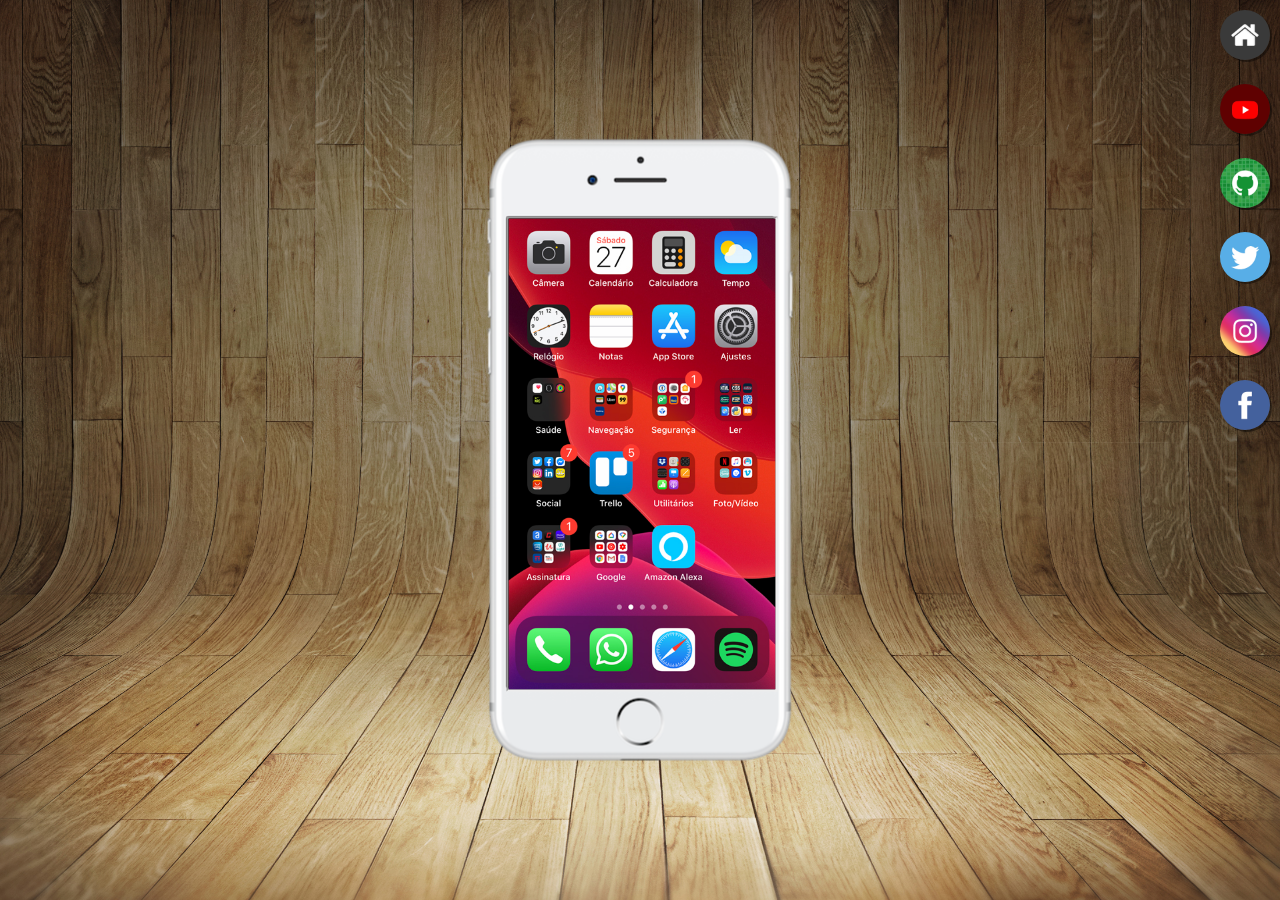
<file: index.html>
<!DOCTYPE html>
<html lang="pt-br">
<head>
    <meta charset="UTF-8">
    <meta name="viewport" content="width=device-width, initial-scale=1.0">
    <title>projeto redes sociais</title>
    <link rel="shortcut icon" href="favicon.ico" type="image/x-icon">
    <link rel="stylesheet" href="estilos/style.css">
</head>
<body>
    <main>
        <section id="telefone">
            <iframe src="home.html" name="tela" id="tela"></iframe>
        </section>
        <section id="redes-sociais"> <!--<br> é quebra de linha.-->
            <a href="home.html" target="tela"><img src="imagens/logo-home.jpg" alt="home"></a><br>
            <a href="youtube.html" target="tela"><img src="imagens/logo-youtube.jpg" alt="youtube"></a><br>
            <a href="github.html" target="tela"><img src="imagens/logo-github.jpg" alt="github"></a><br>
            <a href="twiter.html" target="tela"><img src="imagens/logo-twitter.jpg" alt="twiter"></a><br>
            <a href="instagram.html" target="tela"><img src="imagens/logo-instagram.jpg" alt="instagram"></a><br>
            <a href="facebook.html" target="tela"><img src="imagens/logo-facebook.jpg" alt="facebook"></a>
        </section>
    </main>
</body>
</html>
</file>
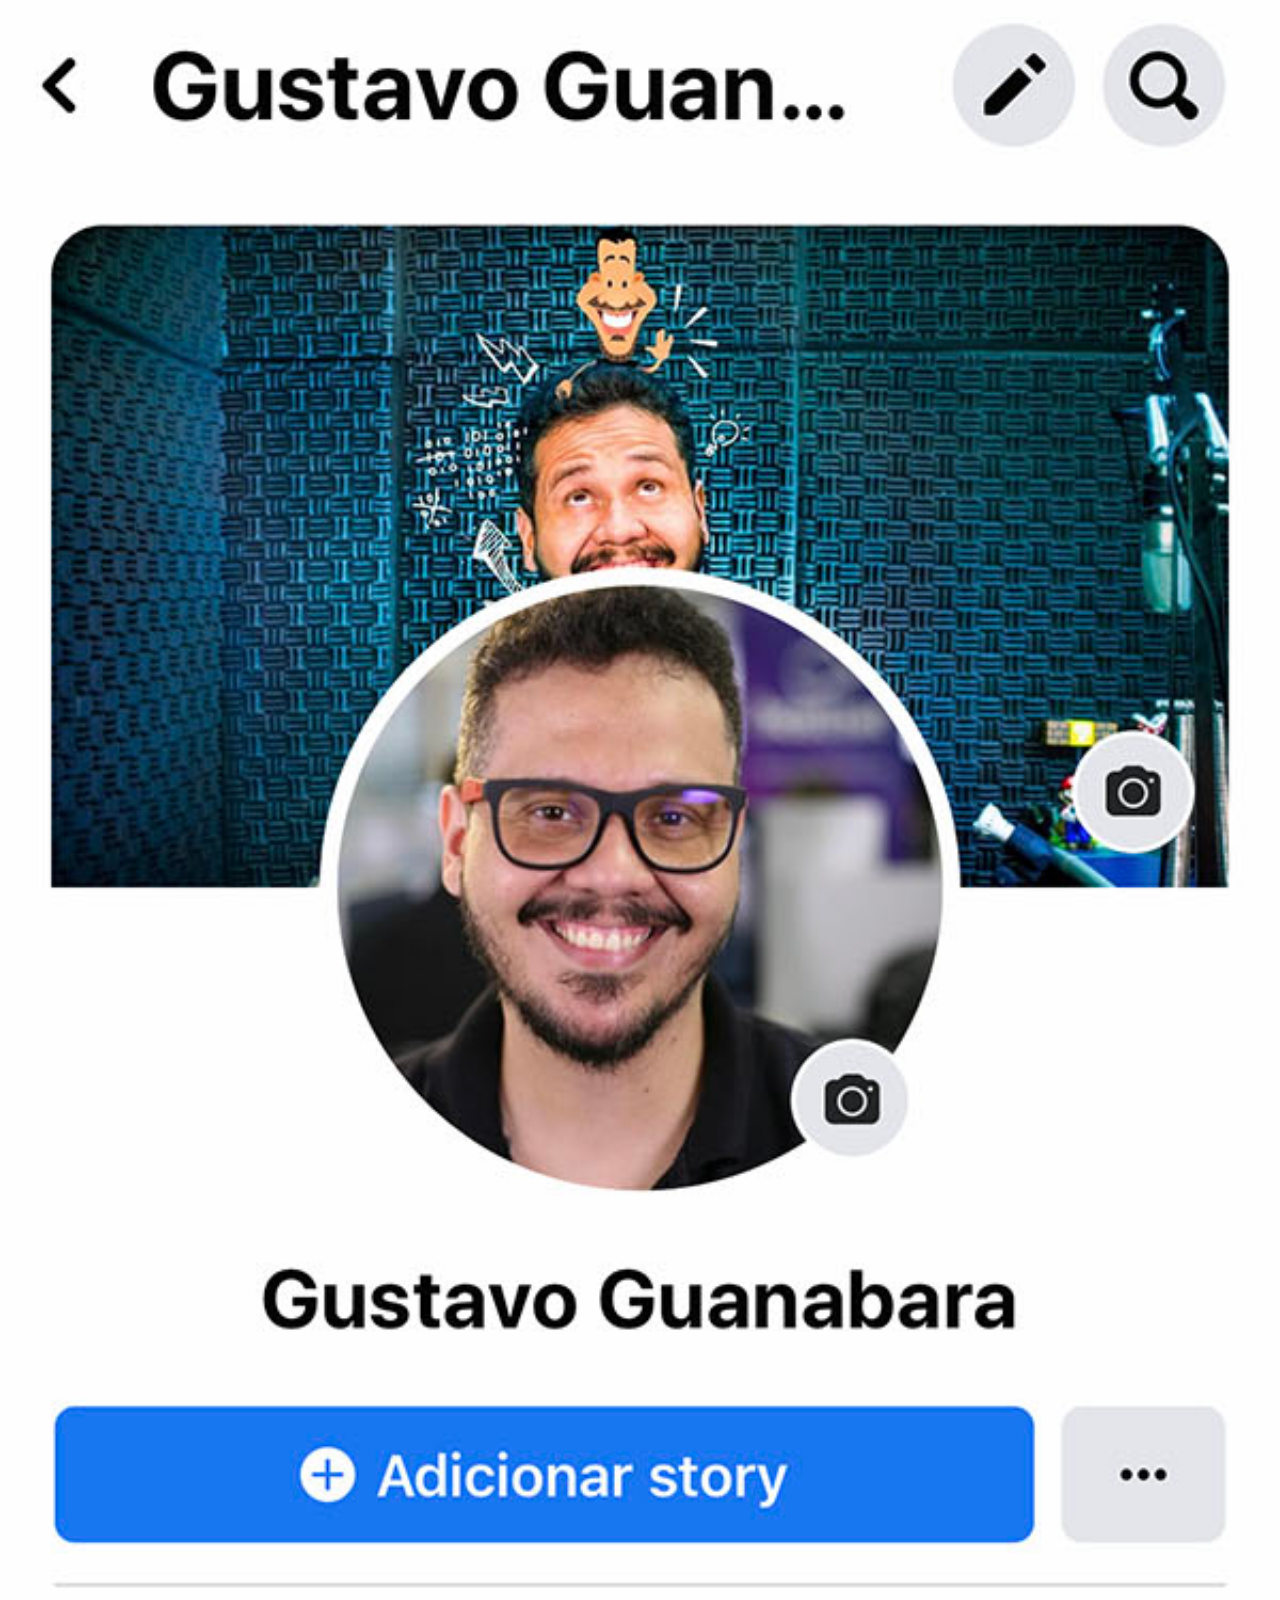
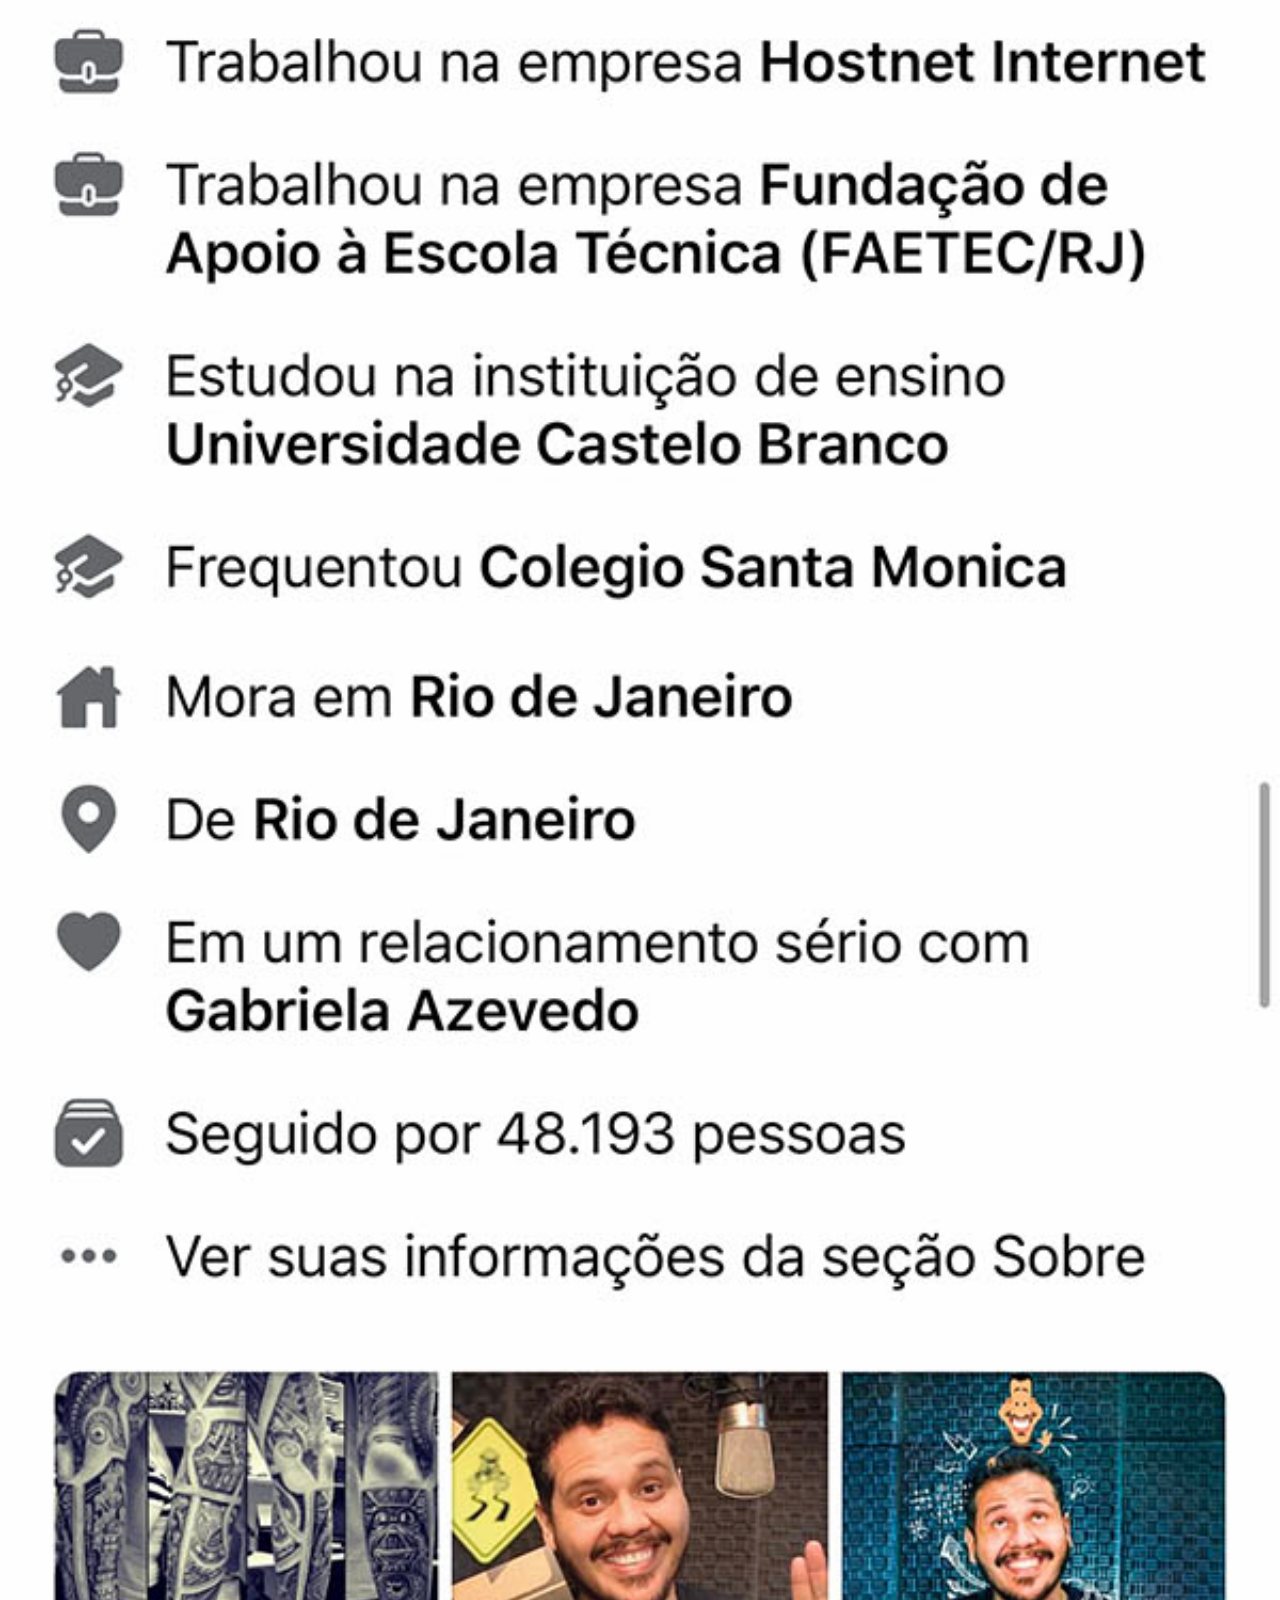
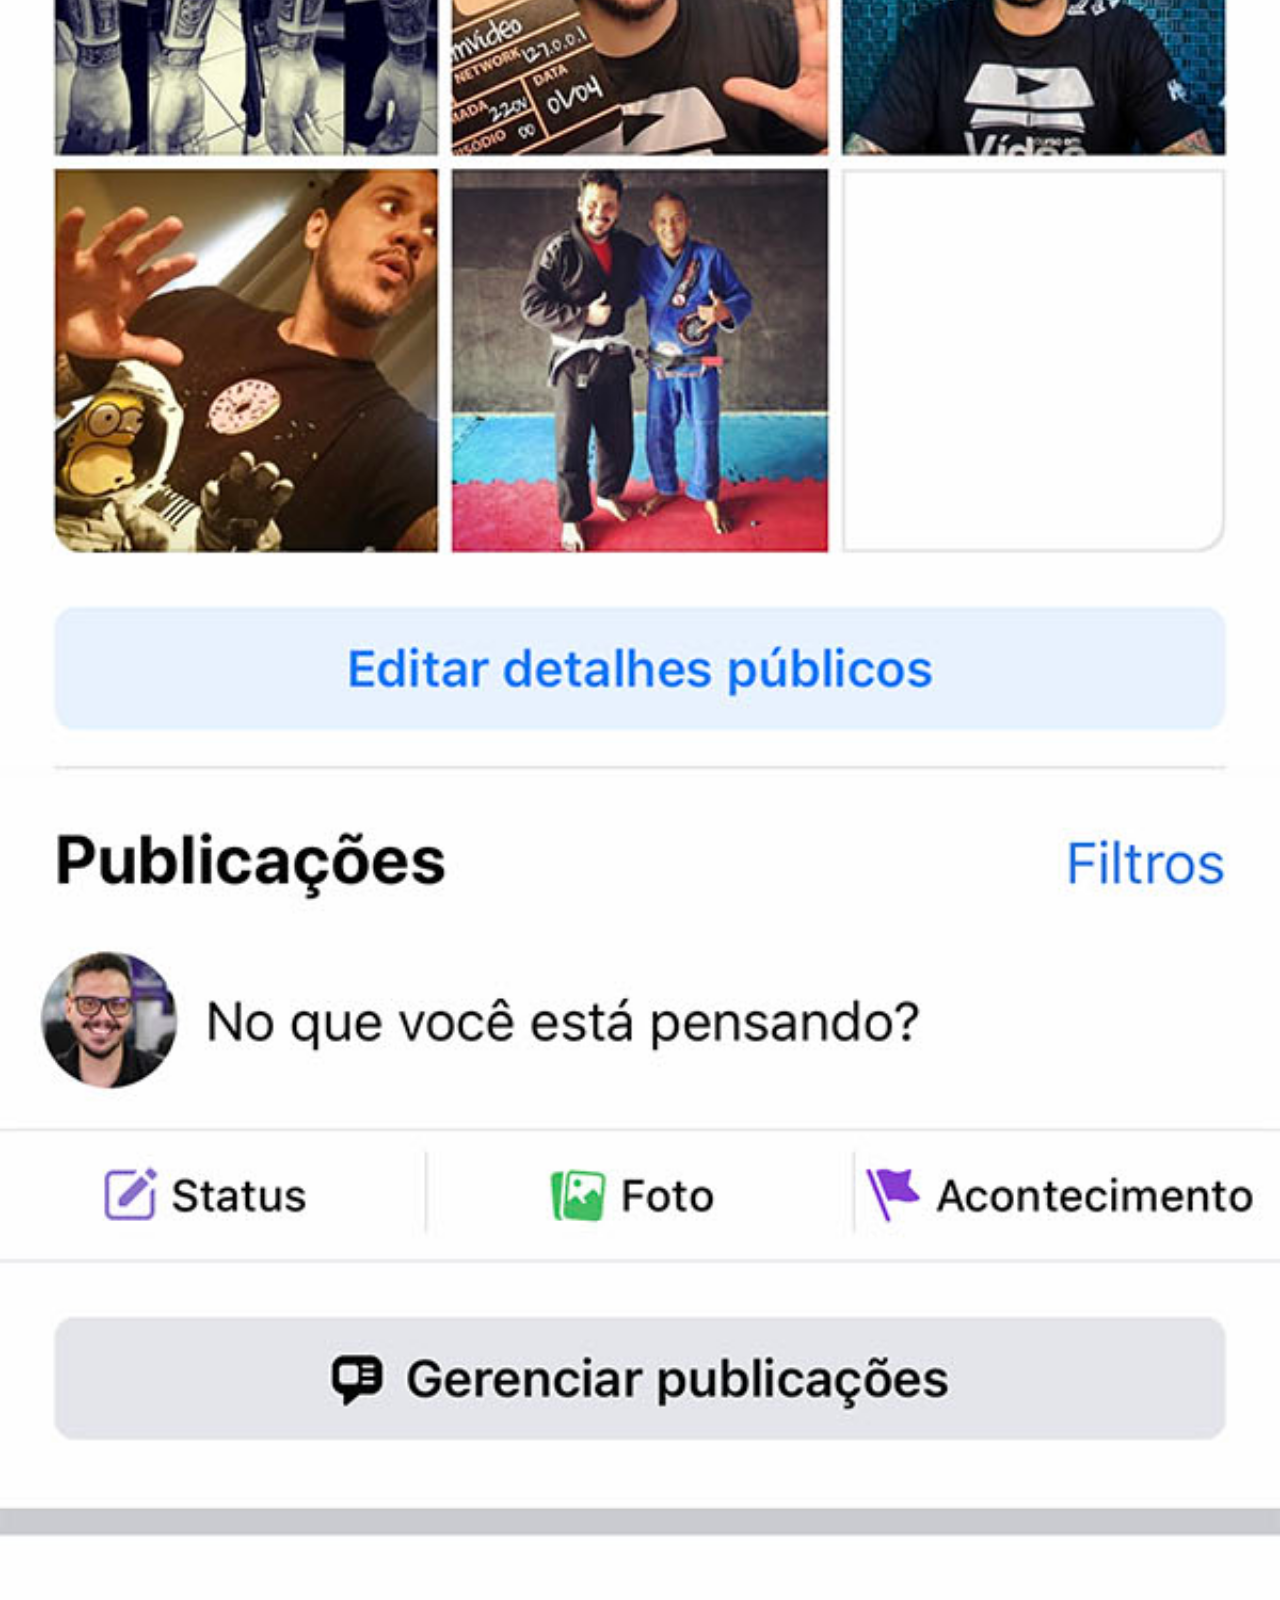
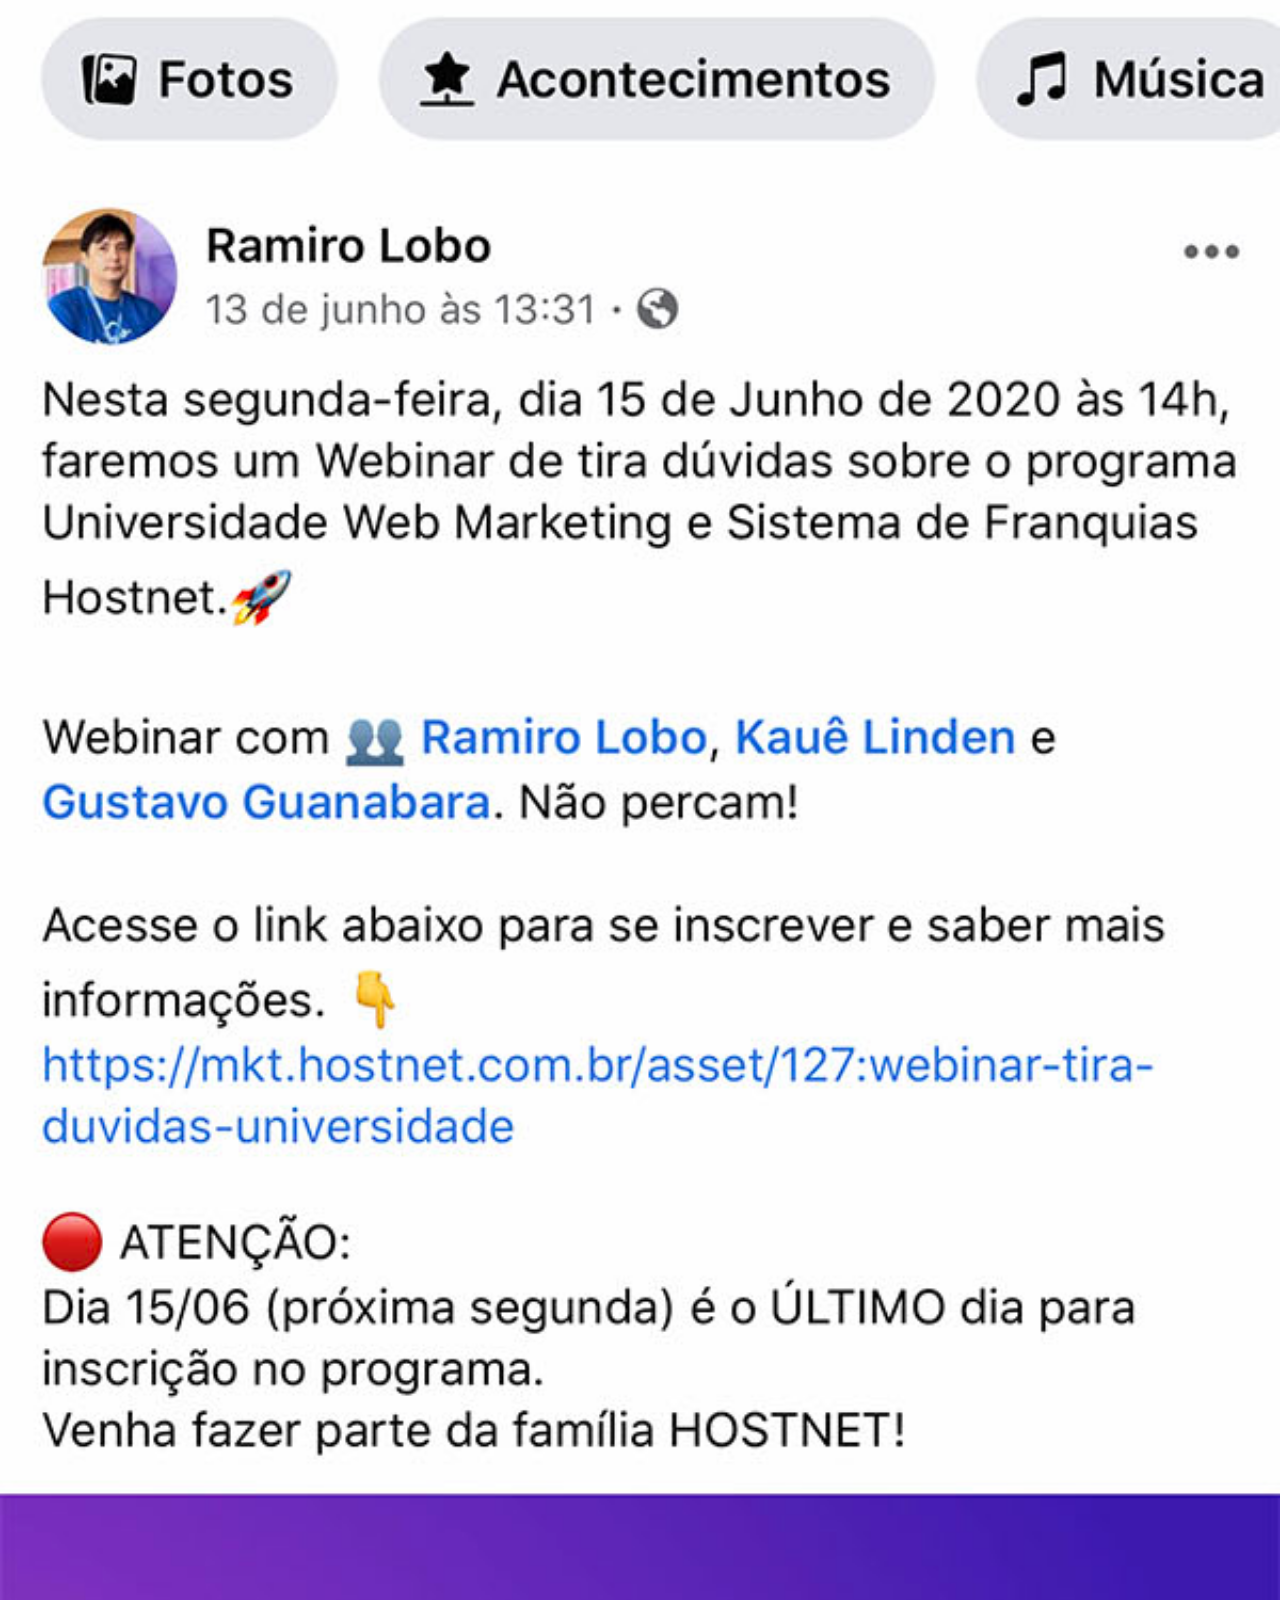
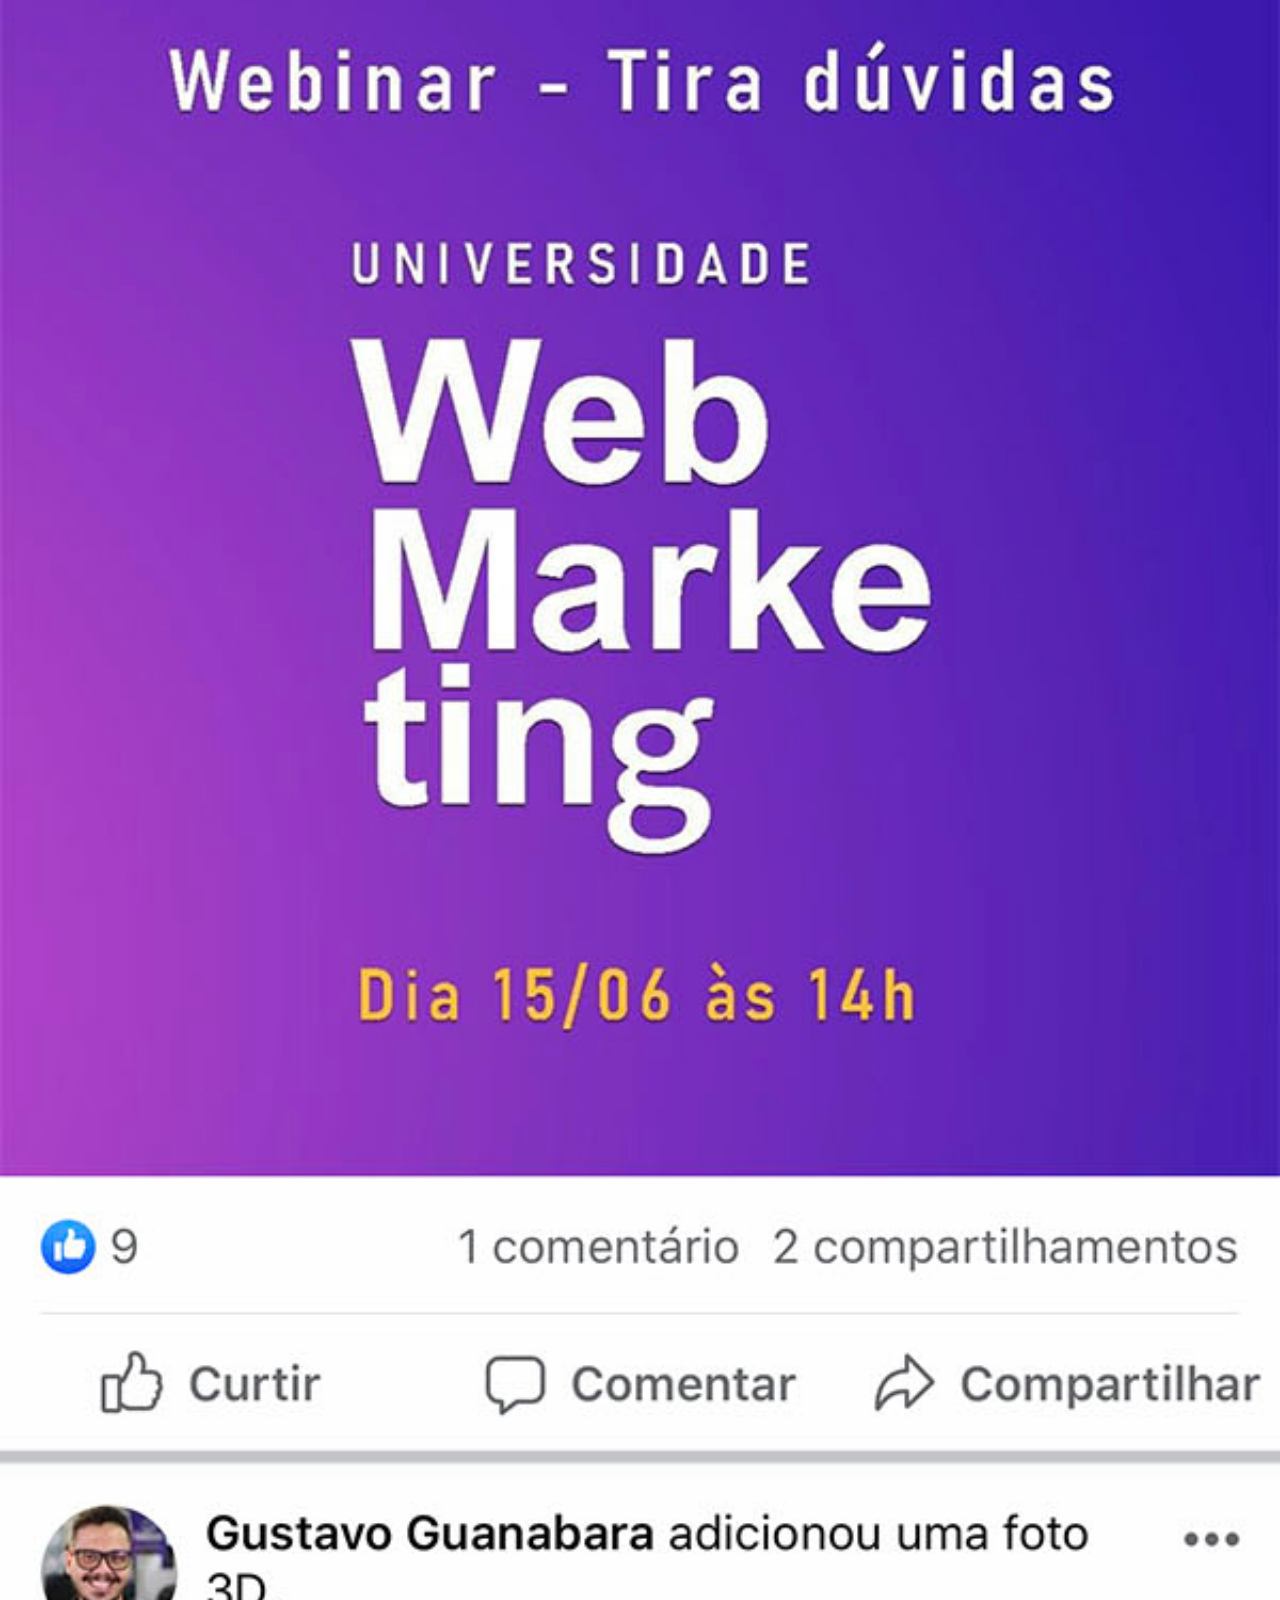
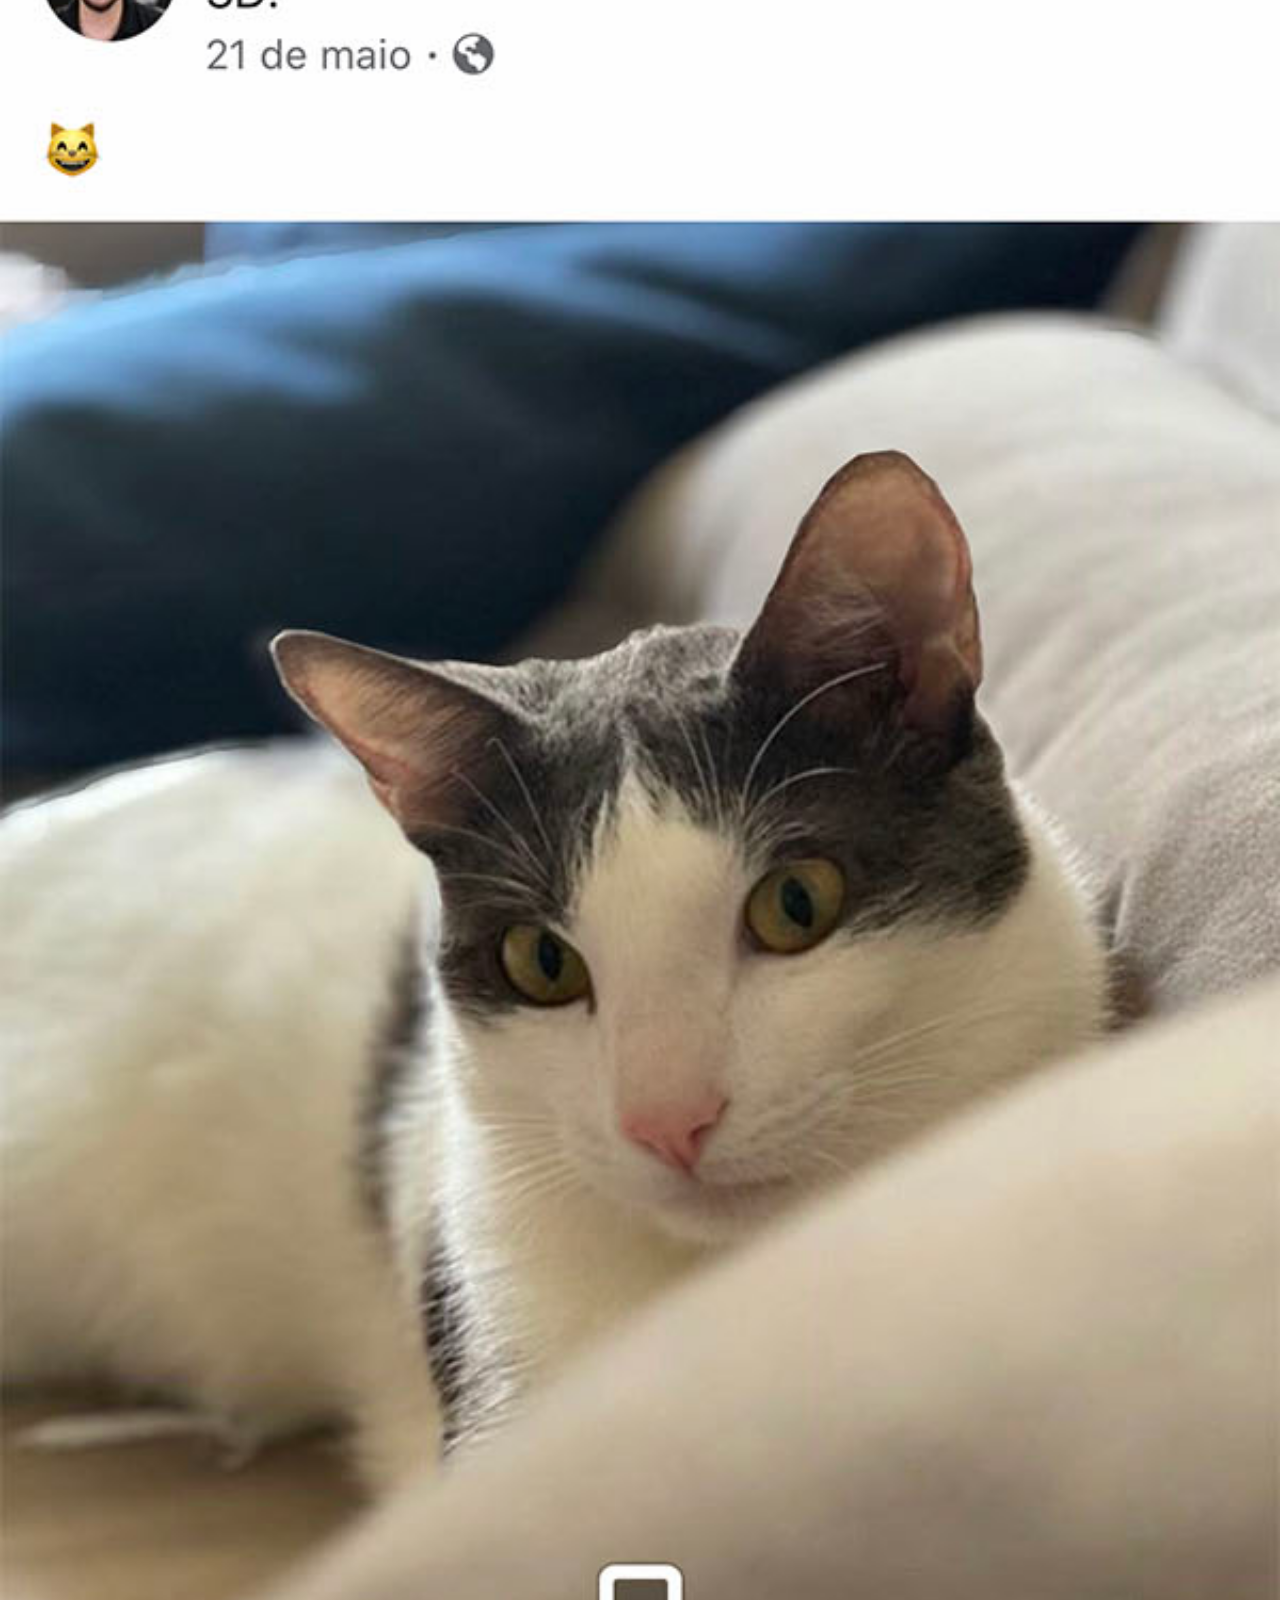
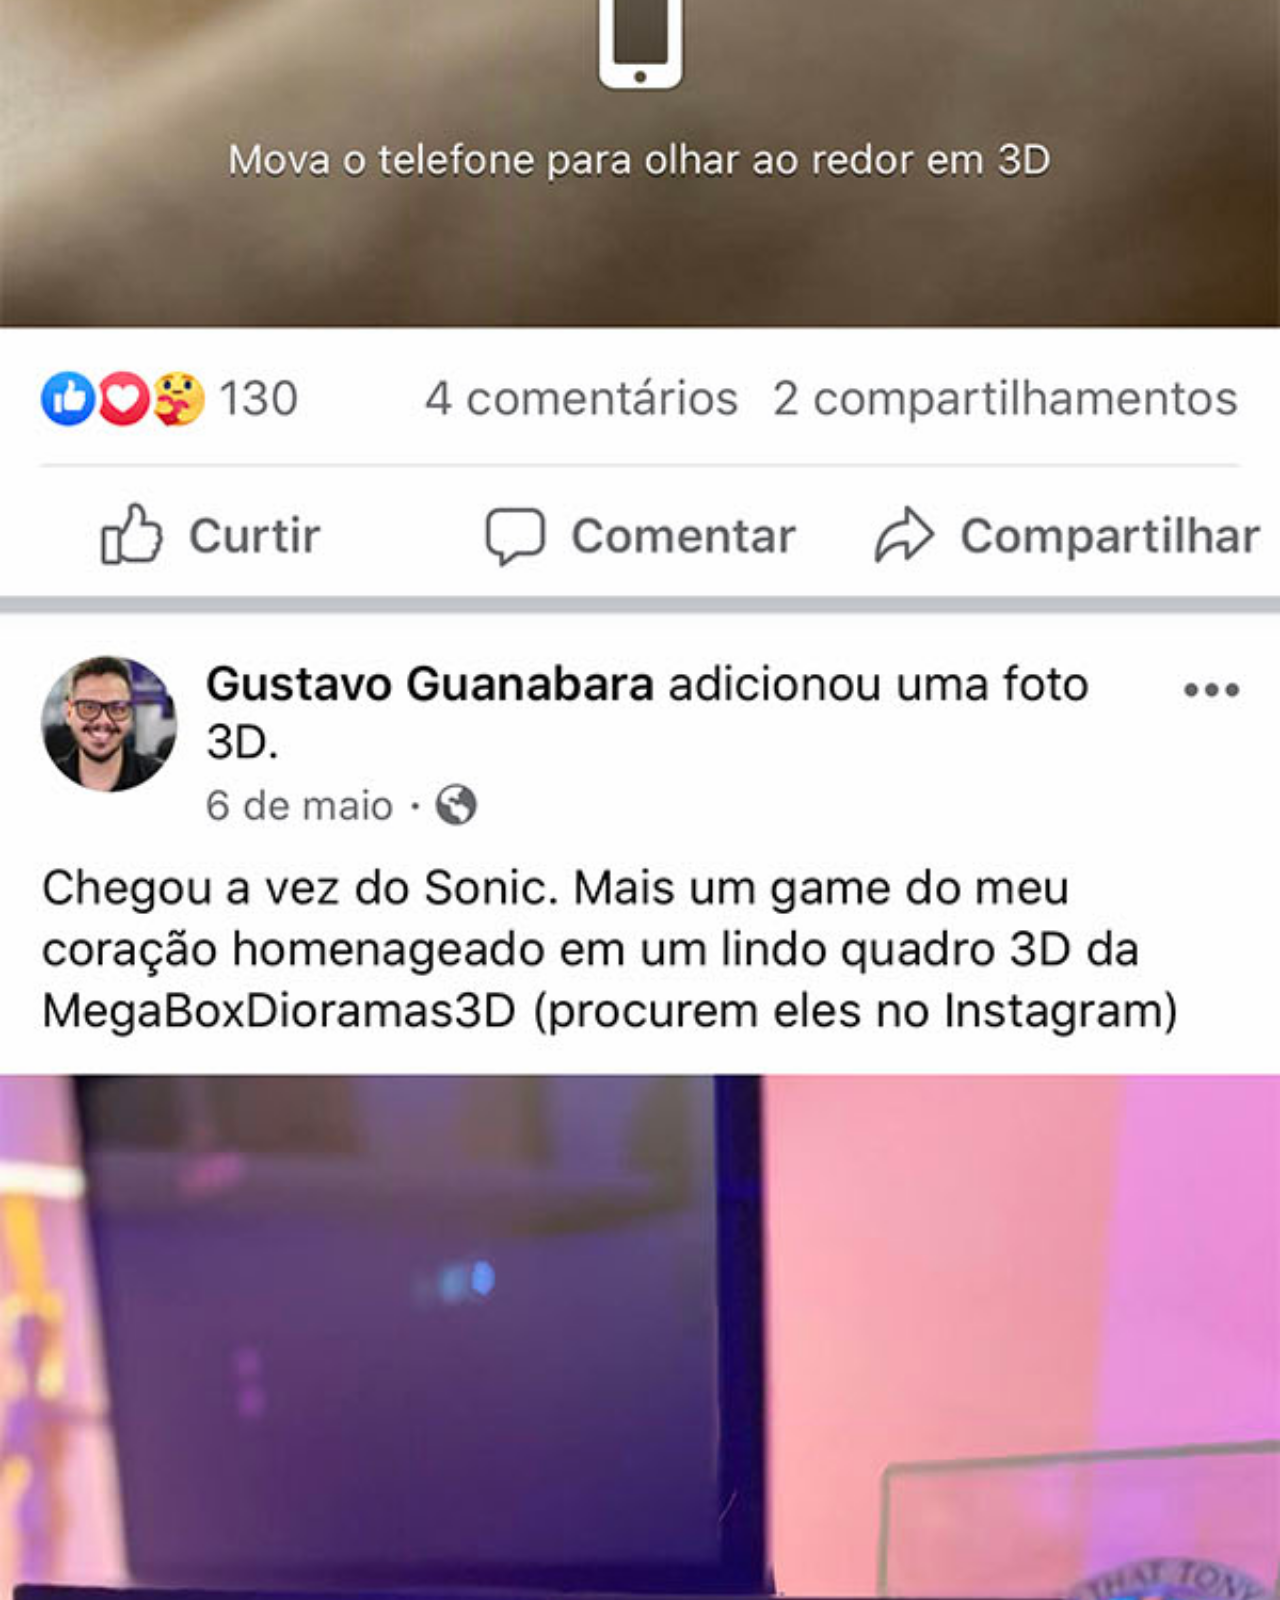
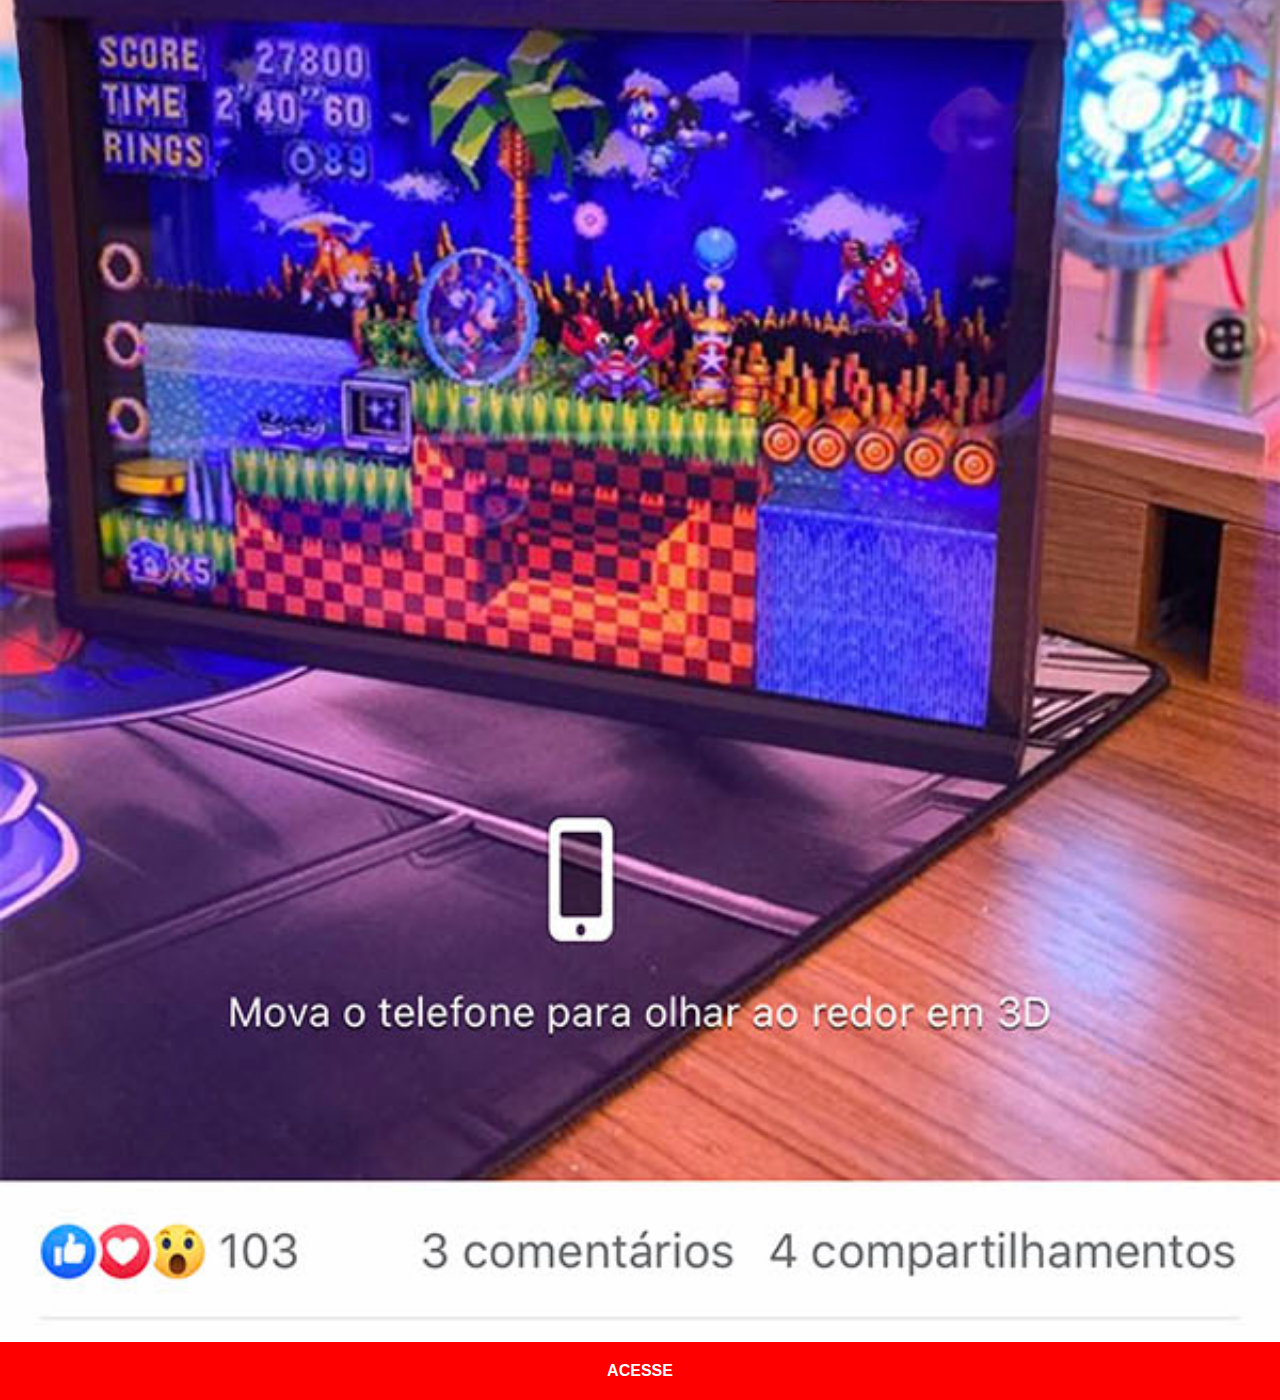
<file: facebook.html>
<!DOCTYPE html>
<html lang="pt-br">
<head>
    <meta charset="UTF-8">
    <meta name="viewport" content="width=device-width, initial-scale=1.0">
    <title>facebook</title>
    <link rel="stylesheet" href="estilos/social.css">
</head>
<body>
    <img src="imagens/tela-facebook.jpg" alt="facebook">
    <a href="https://www.facebook.com/" target="_blank">ACESSE</a>
</body>
</html>
</file>
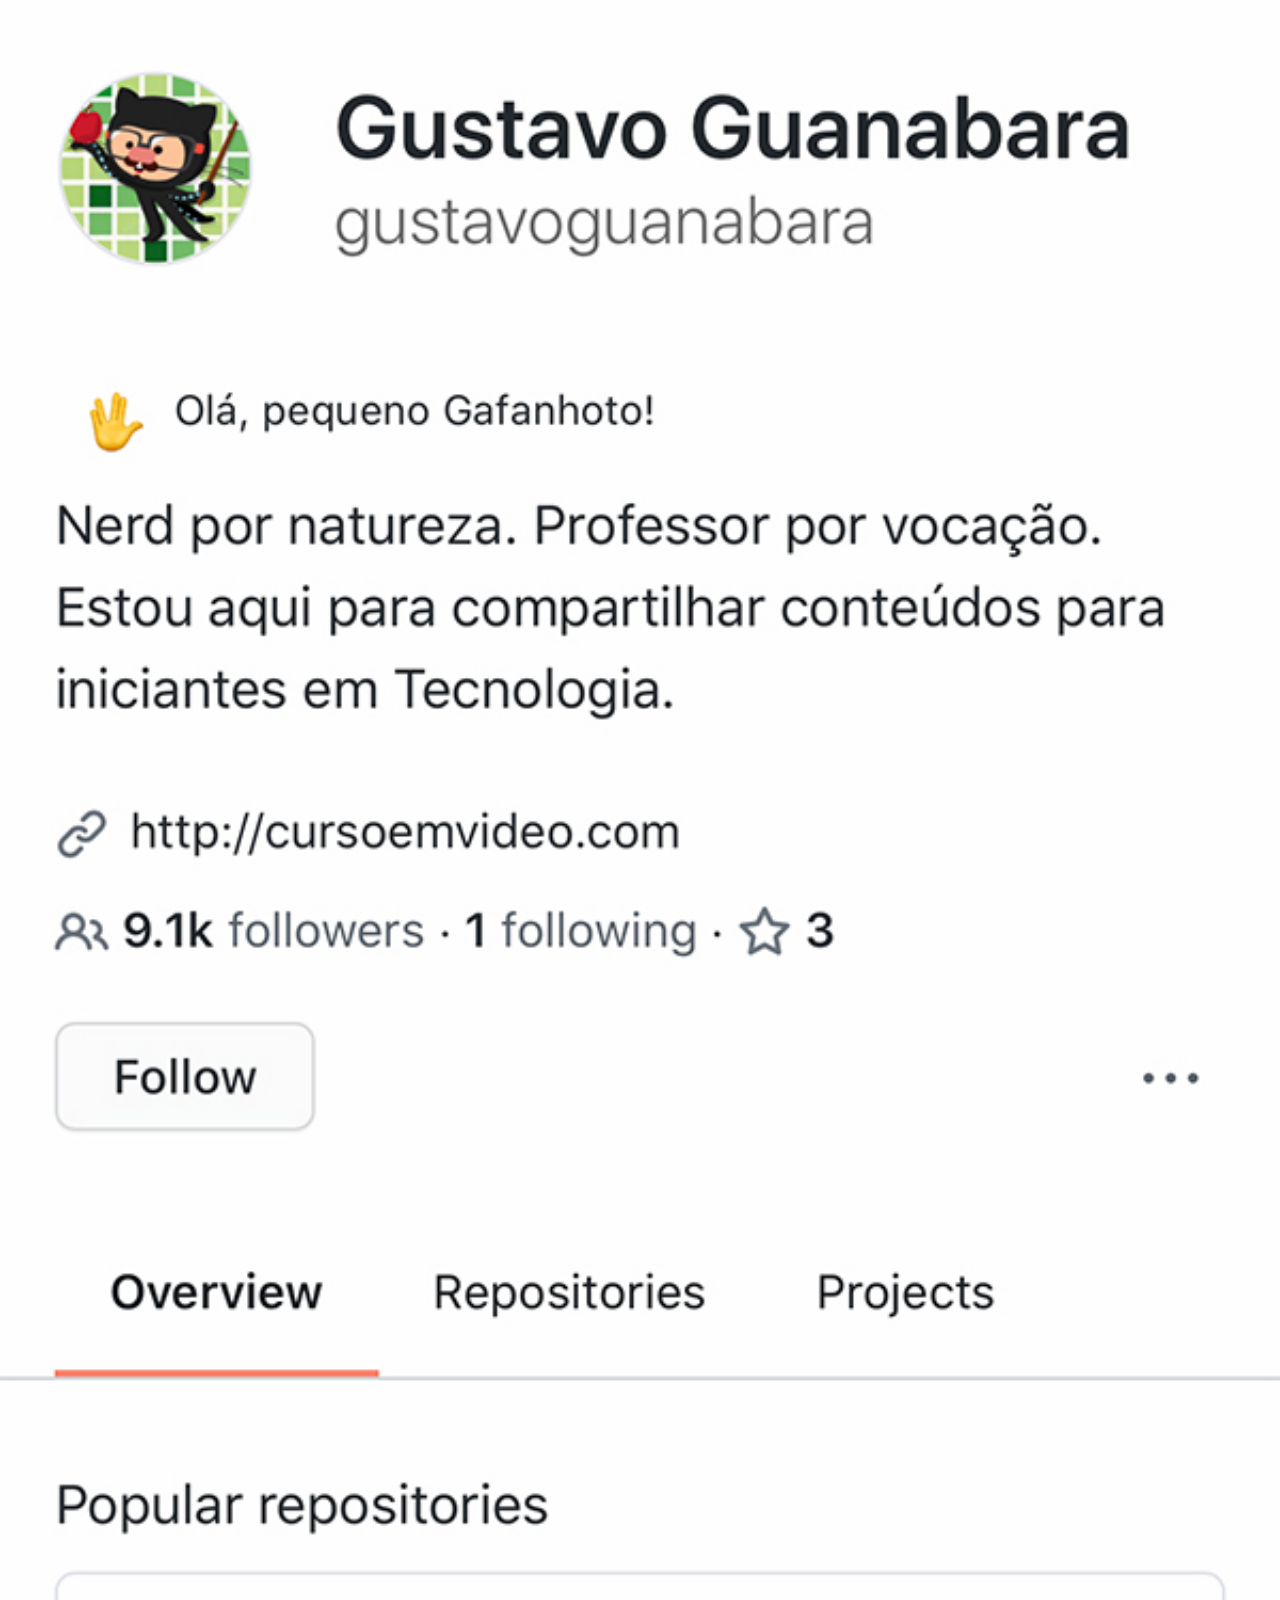
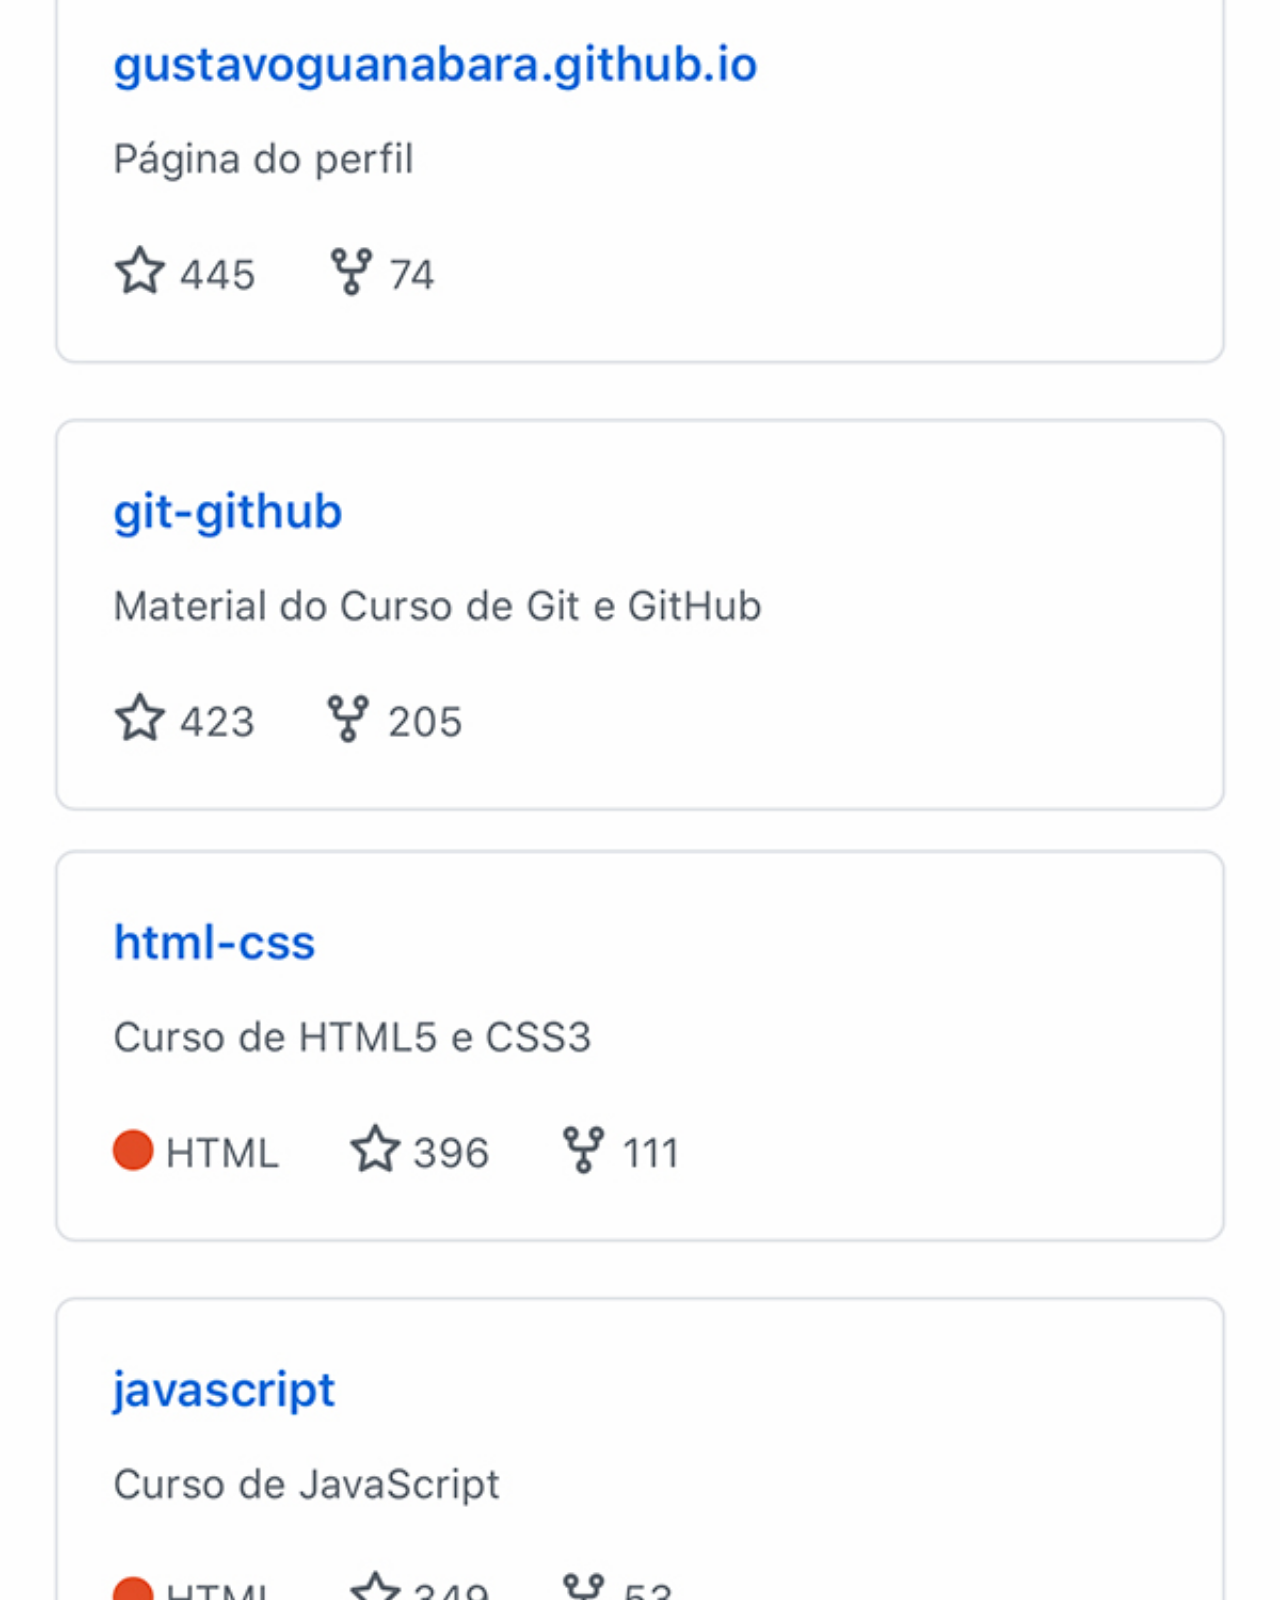
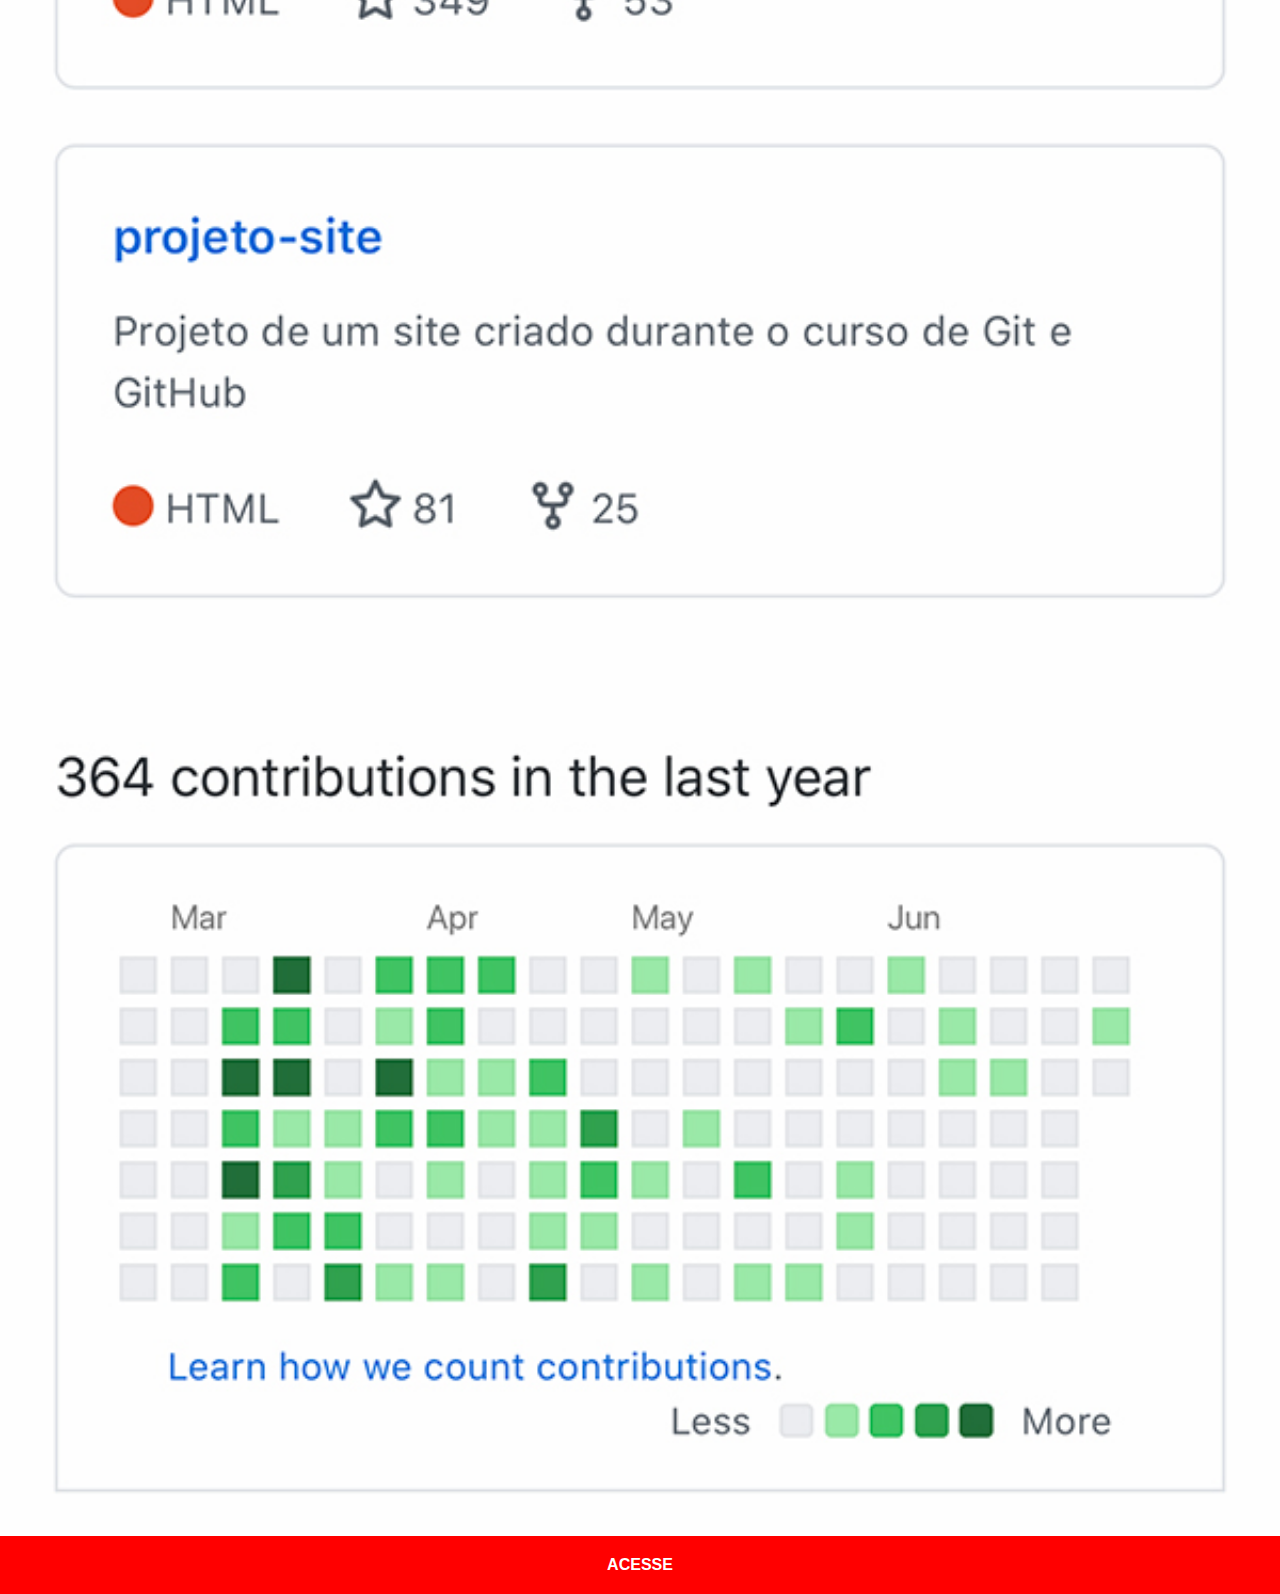
<file: github.html>
<!DOCTYPE html>
<html lang="pt-br">
<head>
    <meta charset="UTF-8">
    <meta name="viewport" content="width=device-width, initial-scale=1.0">
    <title>GitHub</title>
    <link rel="stylesheet" href="estilos/social.css">
</head>
<body>
    <img src="imagens/tela-github.jpg" alt="github">
    <a href="https://github.com/gustavoguanabara" target="_blank">ACESSE</a>
</body>
</html>
</file>
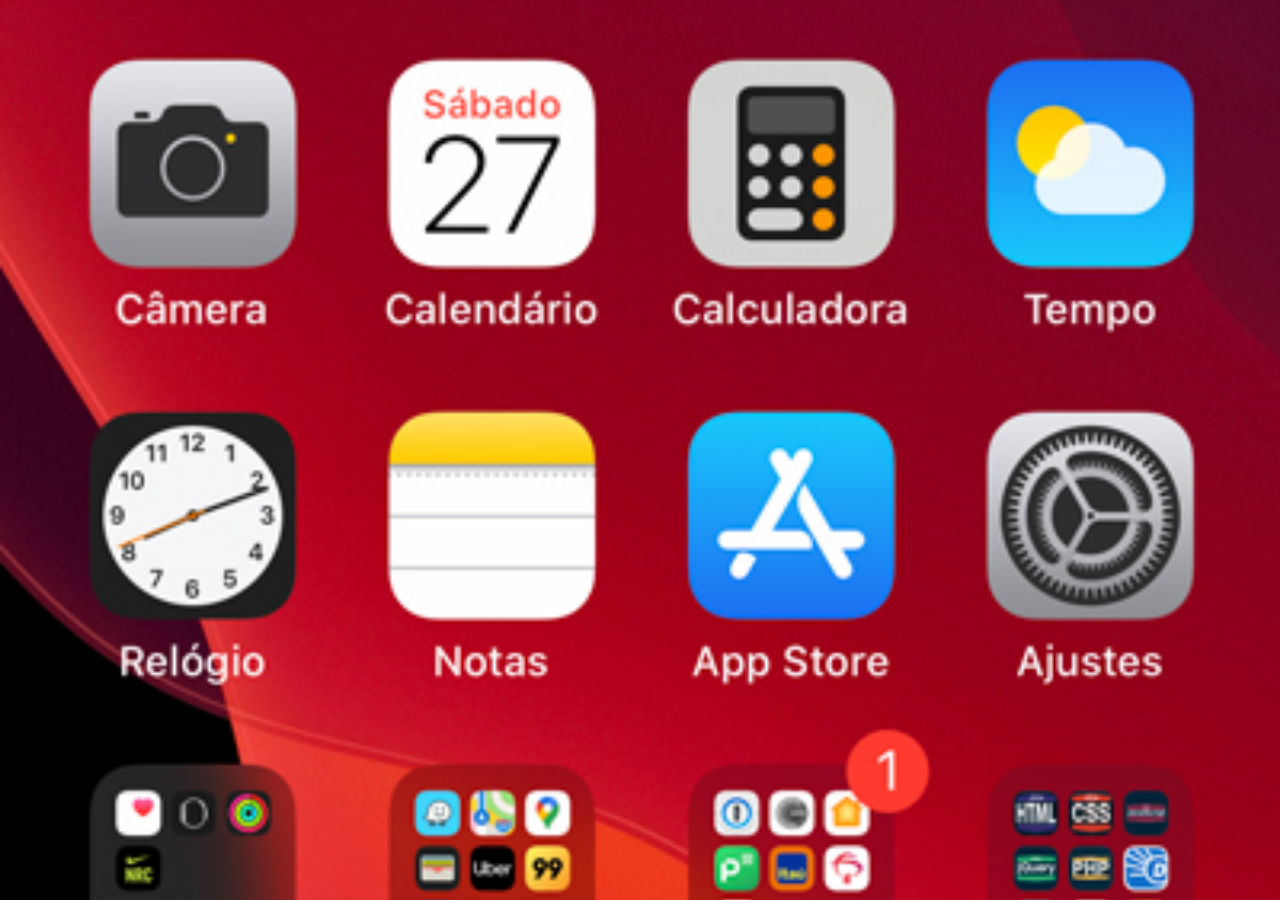
<file: home.html>
<!DOCTYPE html>
<html lang="pt-br">
<head>
    <meta charset="UTF-8">
    <meta name="viewport" content="width=device-width, initial-scale=1.0">
    <title>home</title>
</head>
<style>

*{
    margin: 0px;
    padding: 0px;
}
body{
    background: black url('imagens/tela-home.jpg') no-repeat top center;
    height: 100vh;
    width: 100vw;
    background-size: cover;
}
</style>

<body>

</body>
</html>
</file>
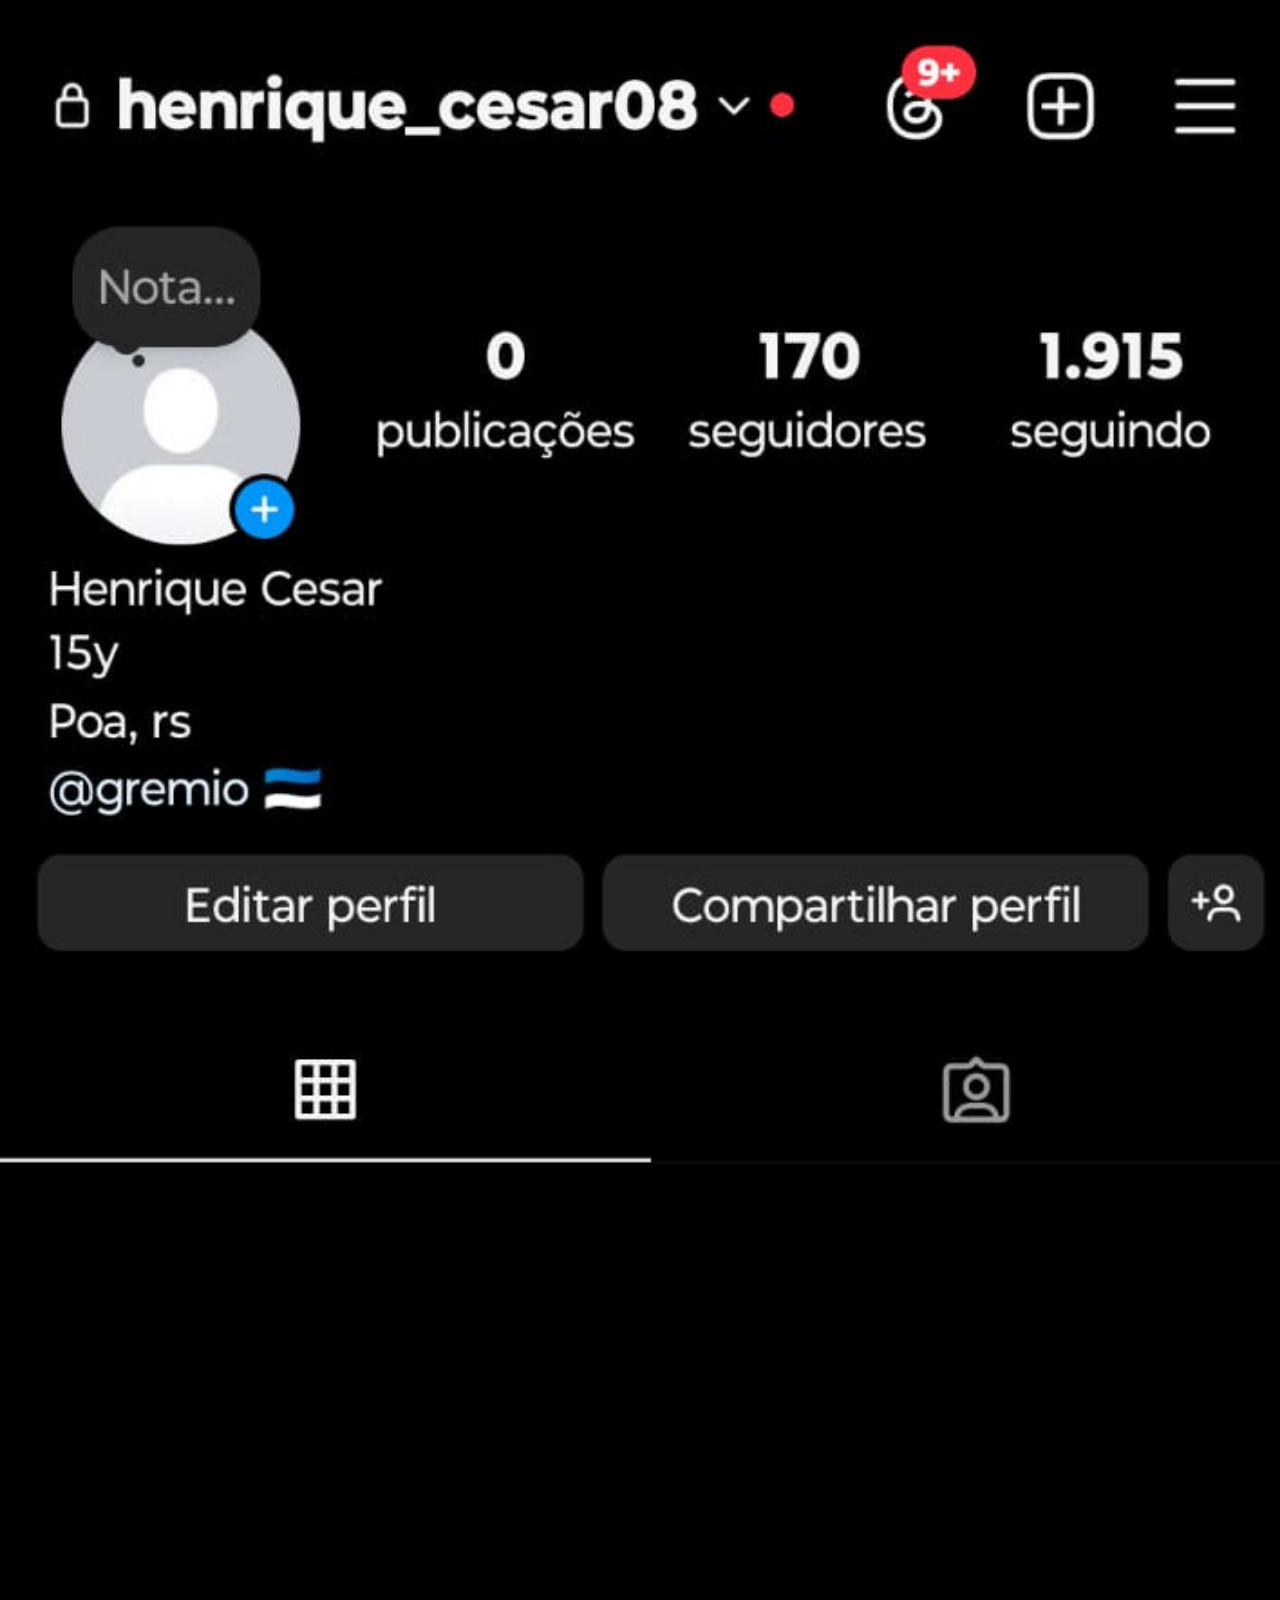
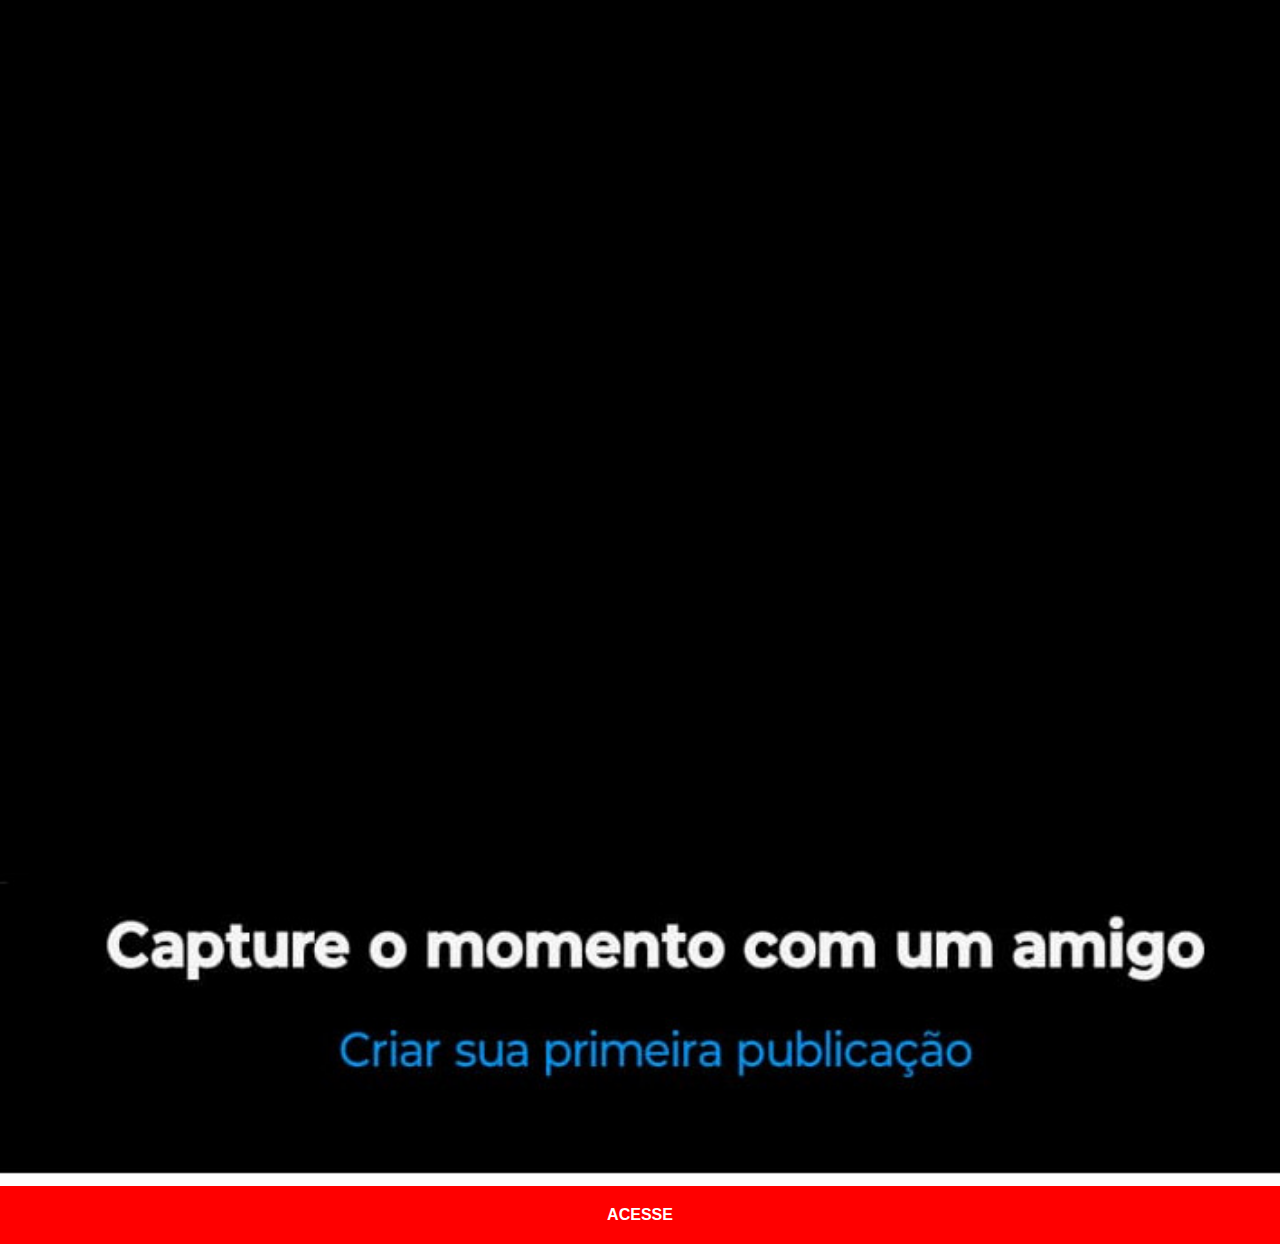
<file: instagram.html>
<!DOCTYPE html>
<html lang="pt-br">
<head>
    <meta charset="UTF-8">
    <meta name="viewport" content="width=device-width, initial-scale=1.0">
    <title>instagram</title>
    <link rel="stylesheet" href="estilos/social.css">
    </style>
</head>
<body>
    <img src="instagram.jpeg" alt="instagram">
    <a href="https://www.instagram.com/henrique_cesar08/" target="_blank">ACESSE</a>
</body>
</html>
</file>
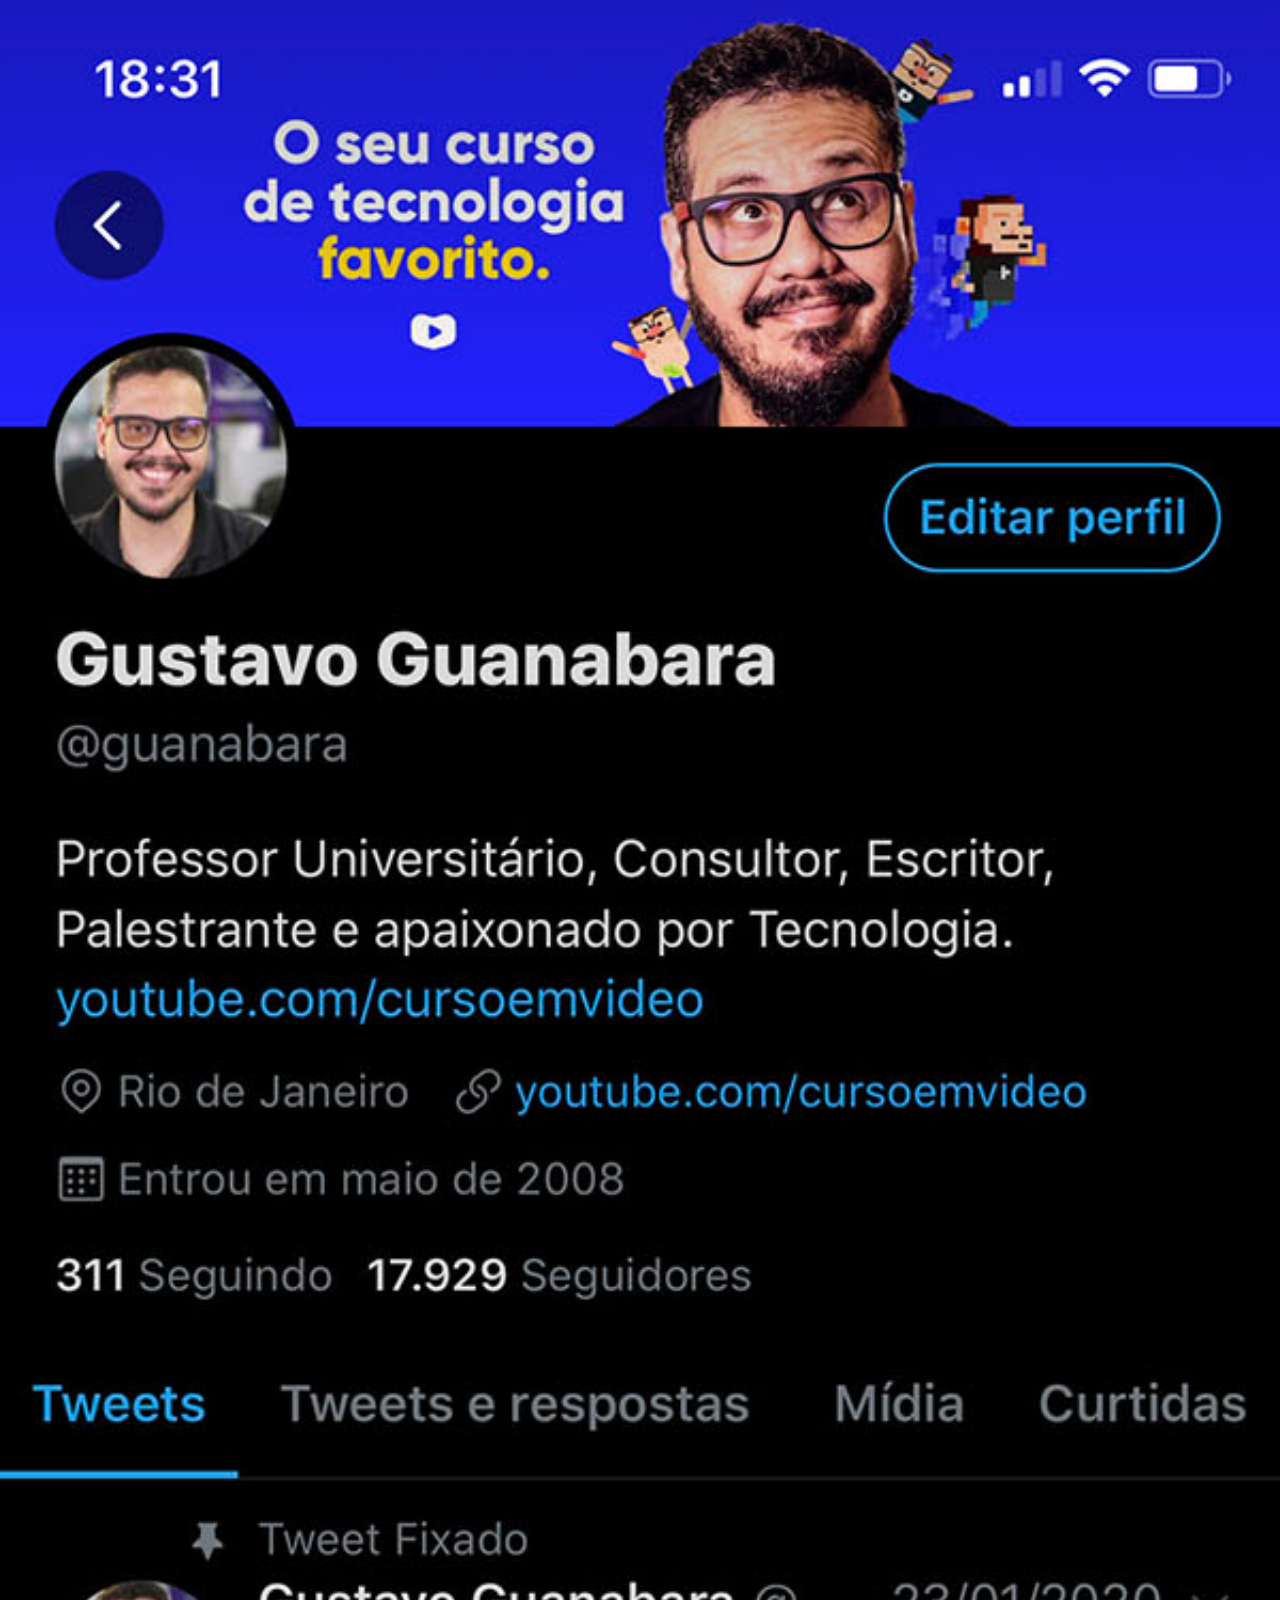
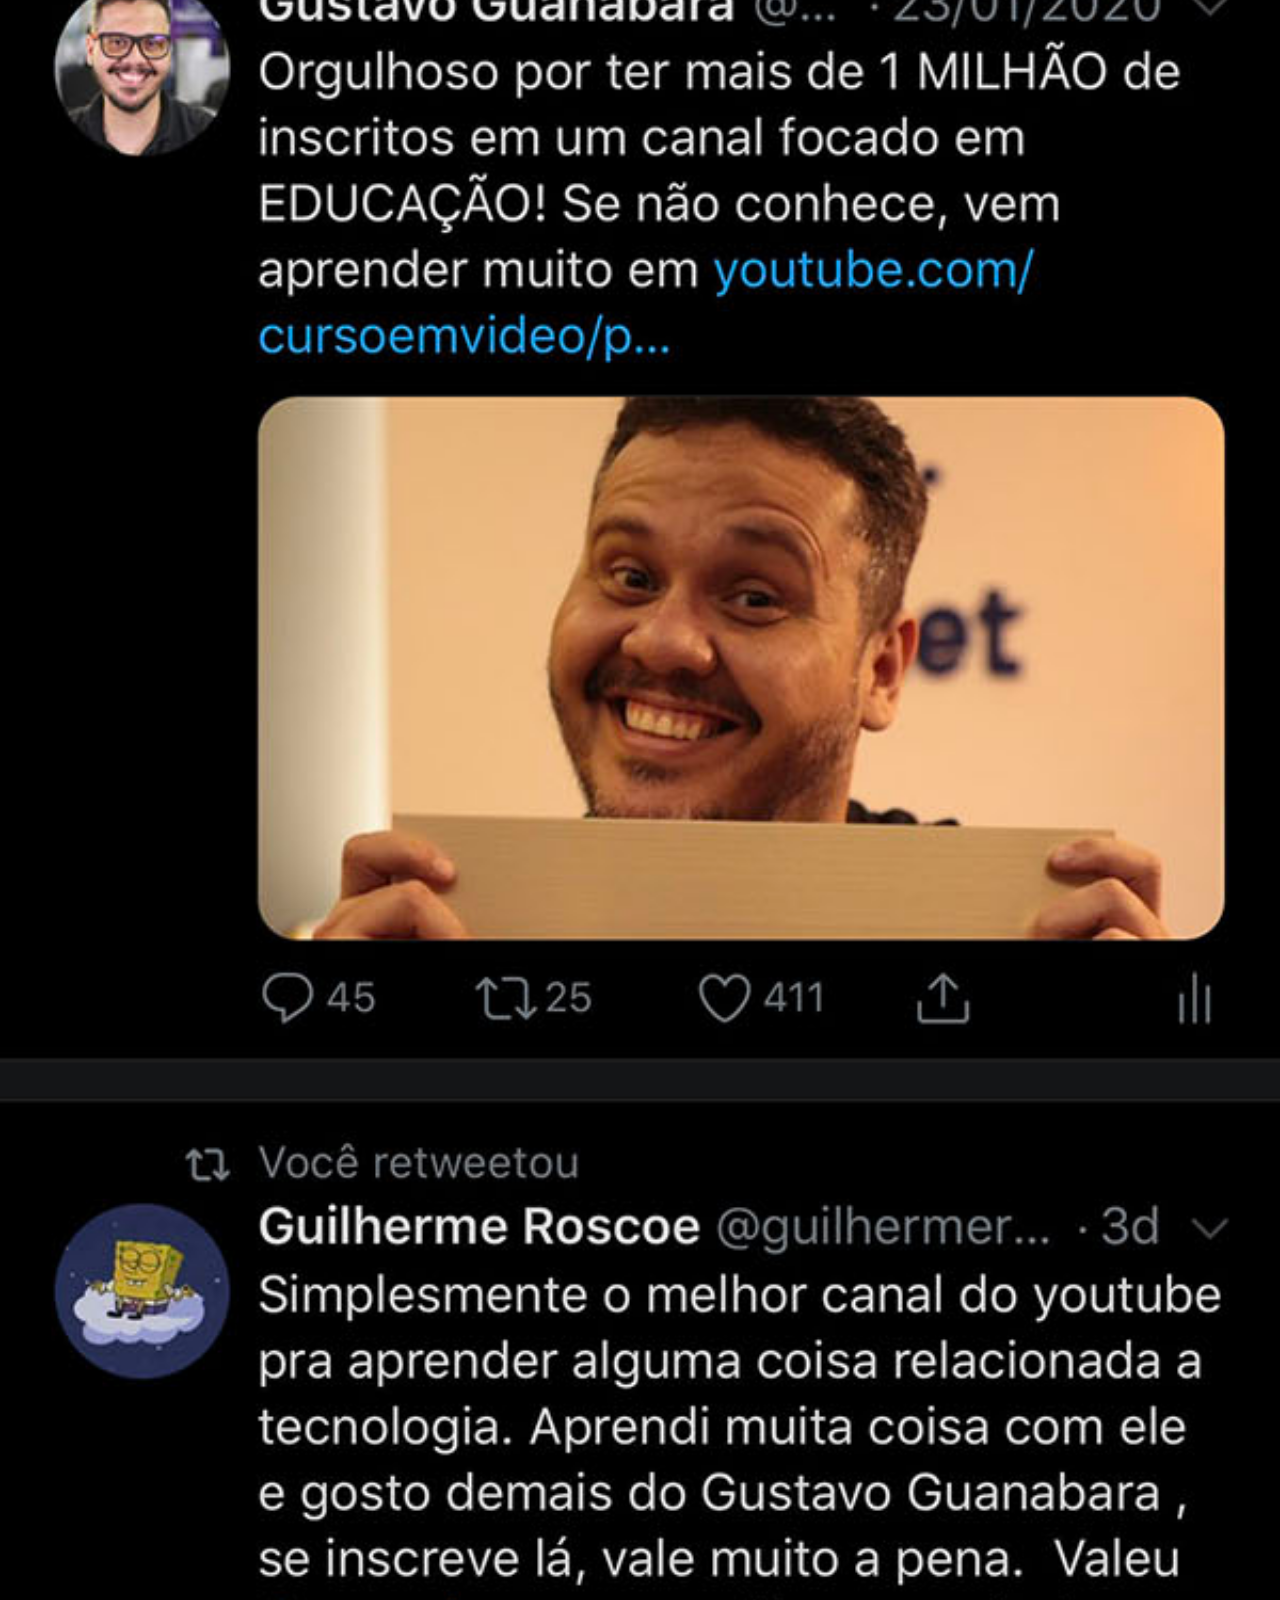
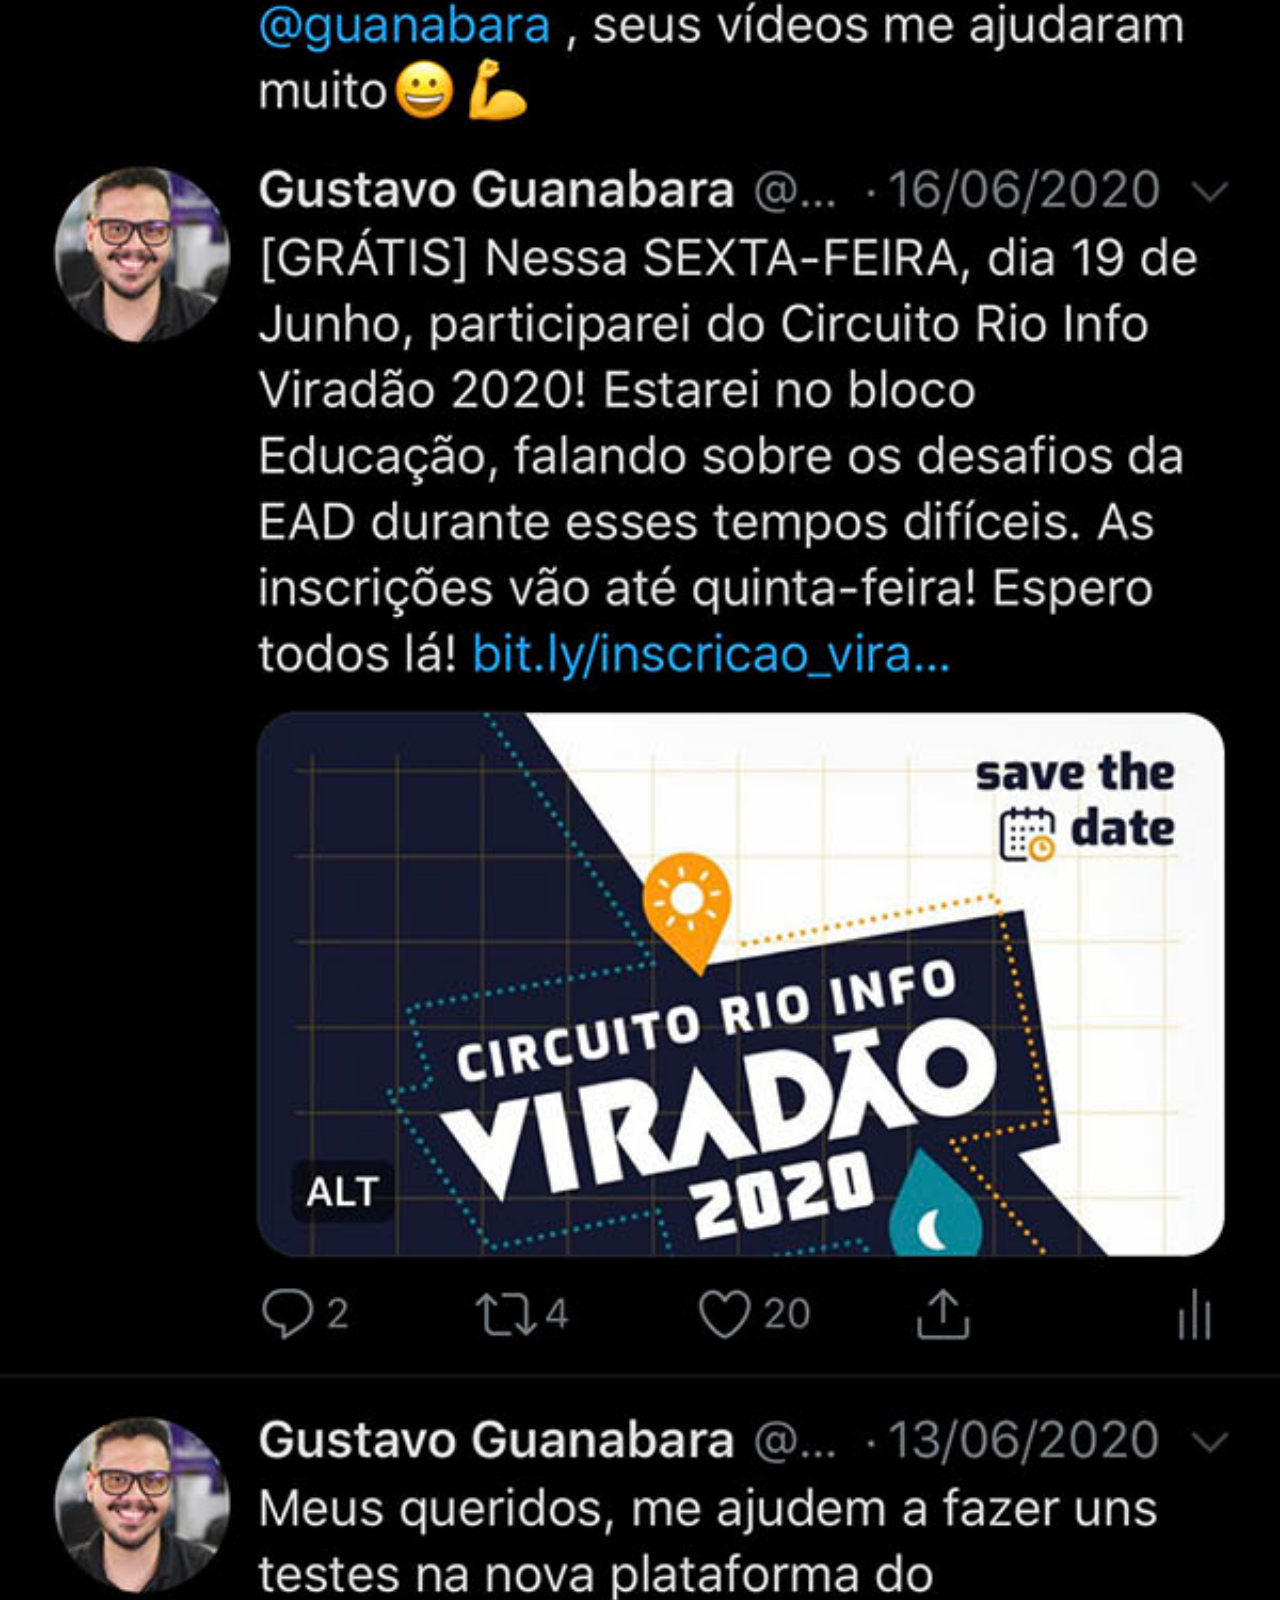
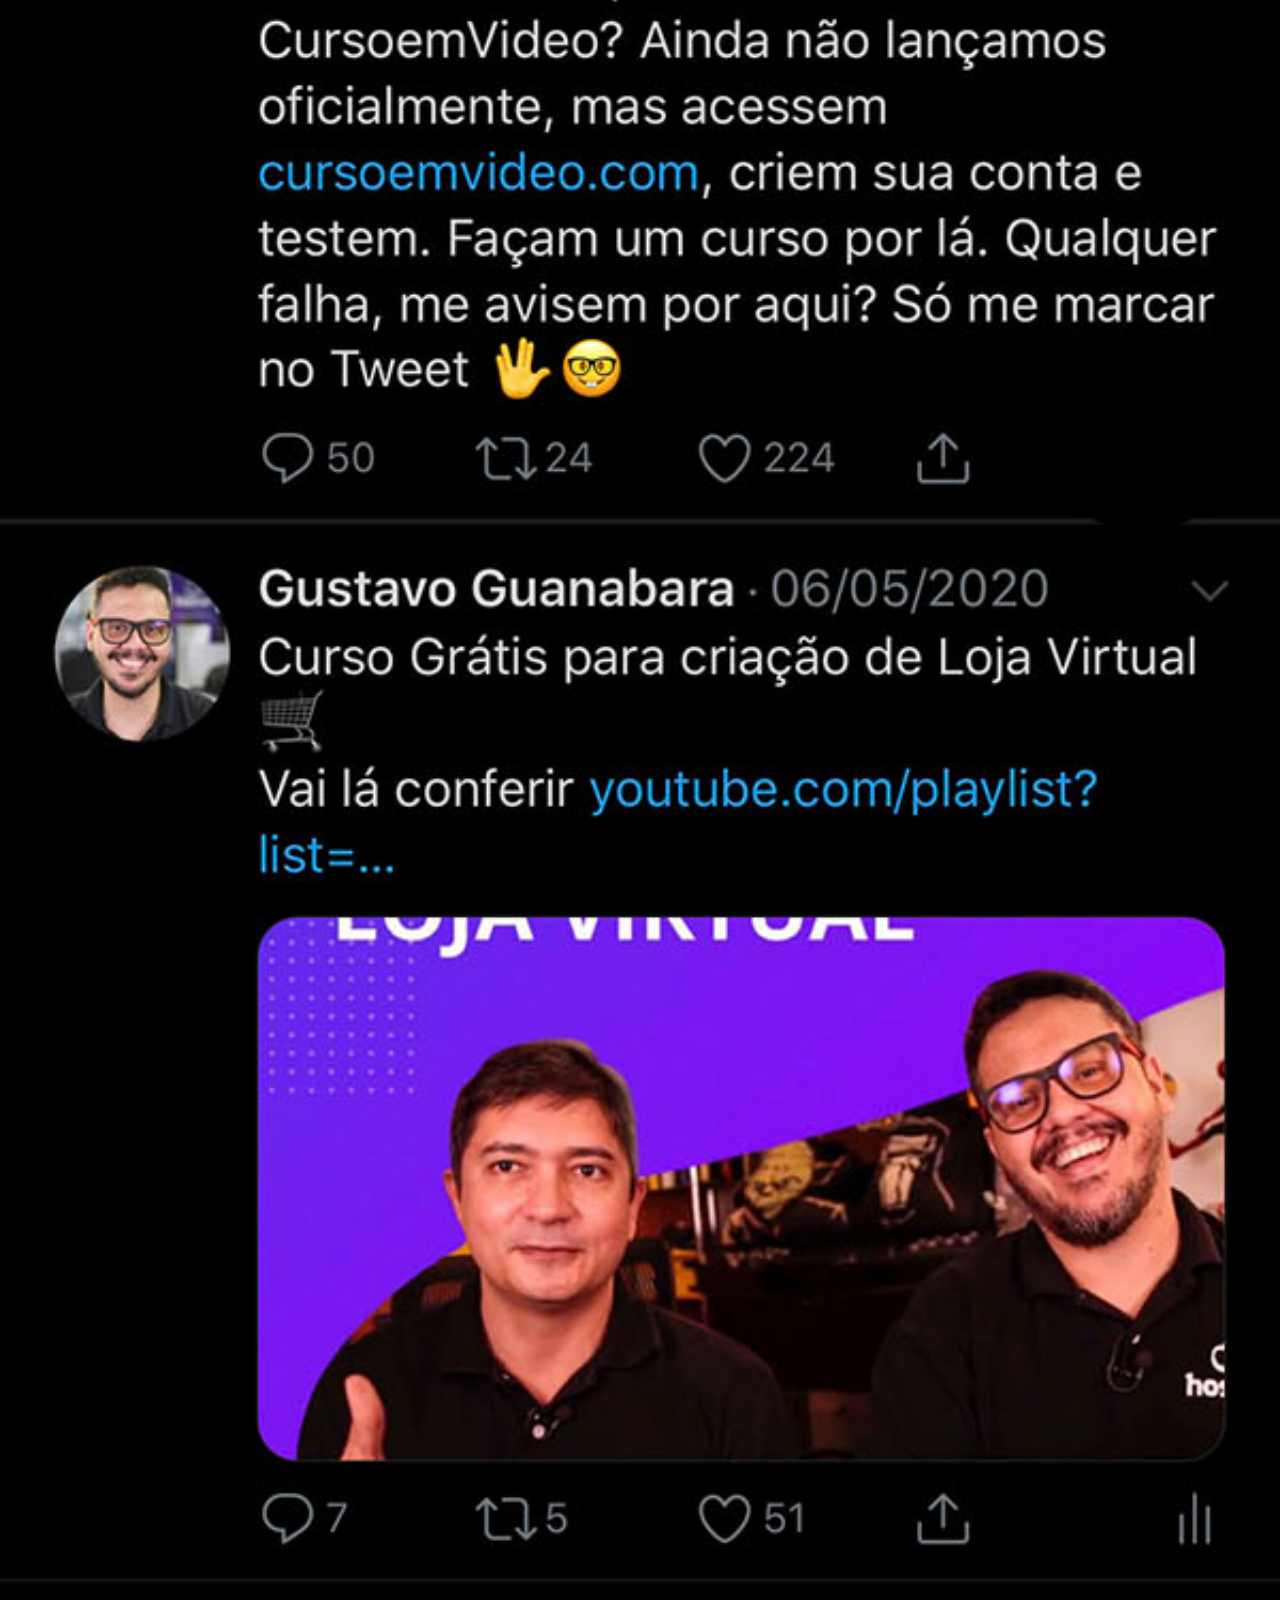
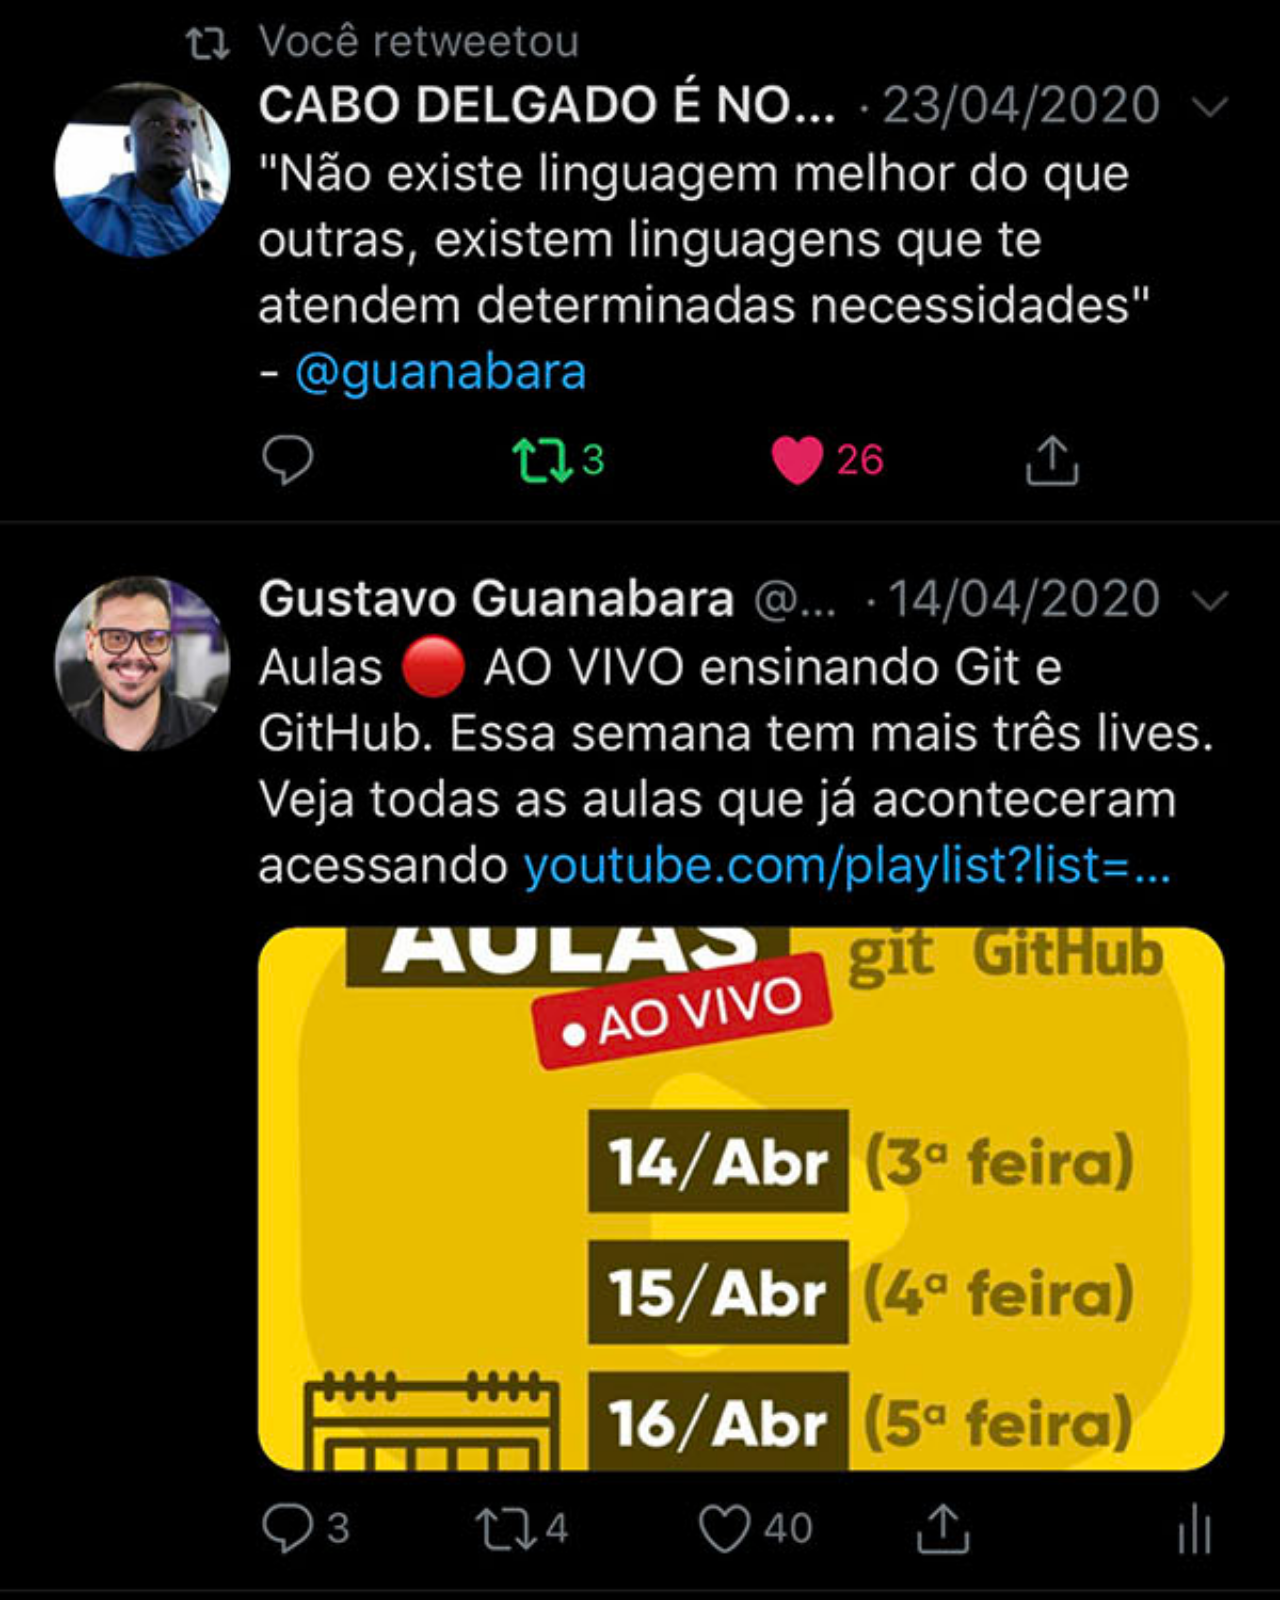
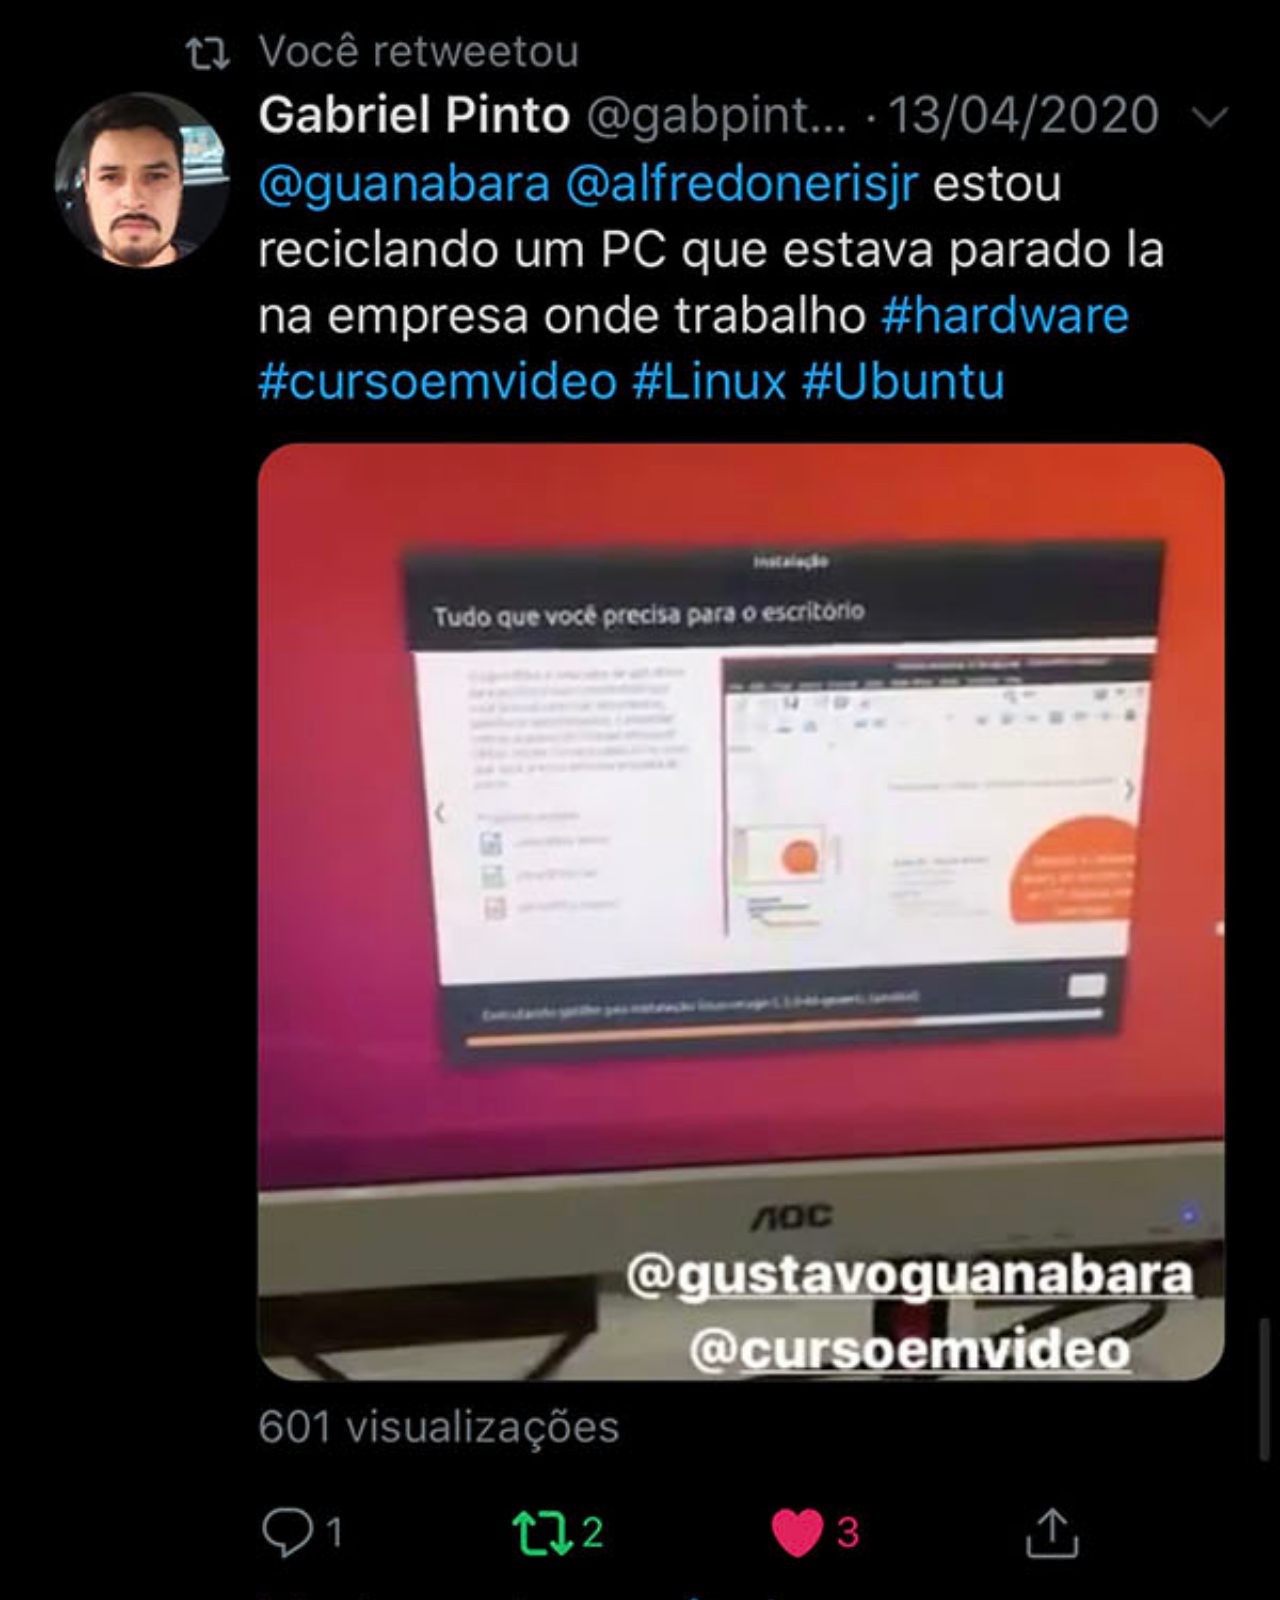
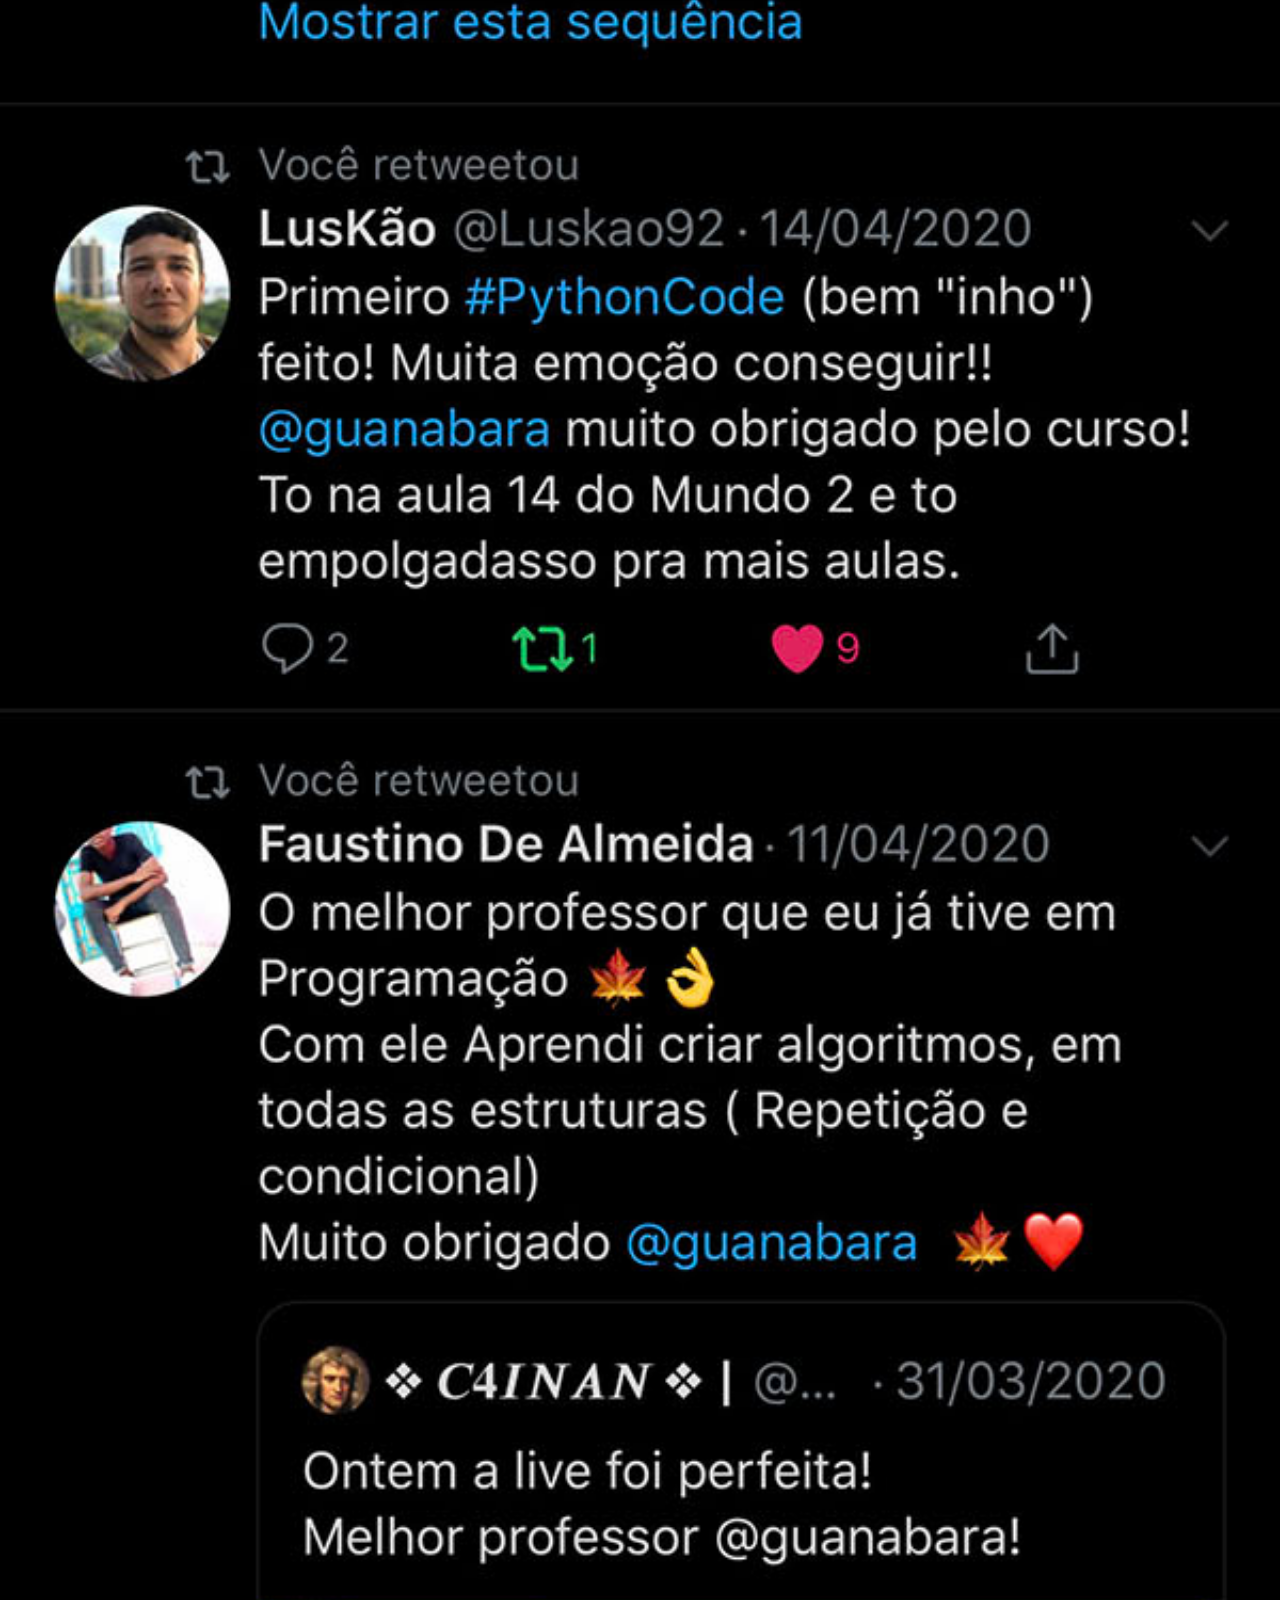
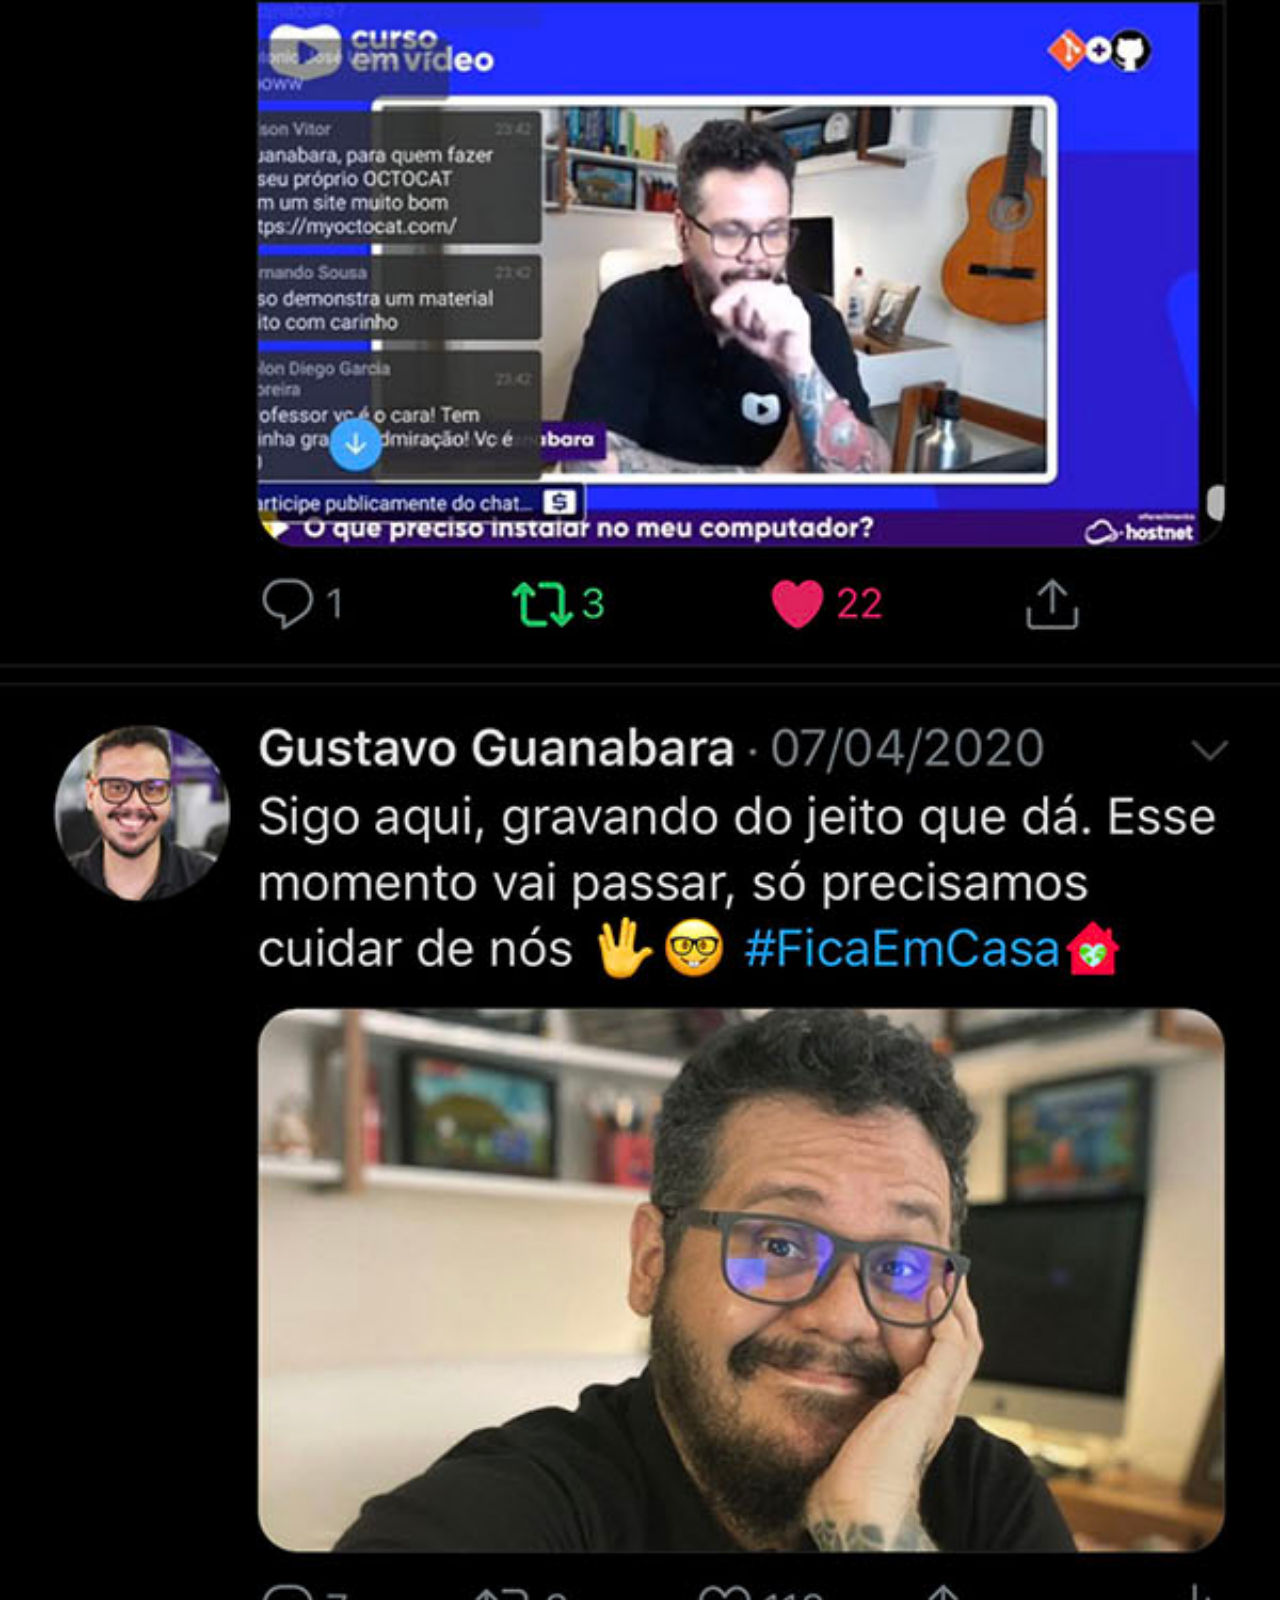
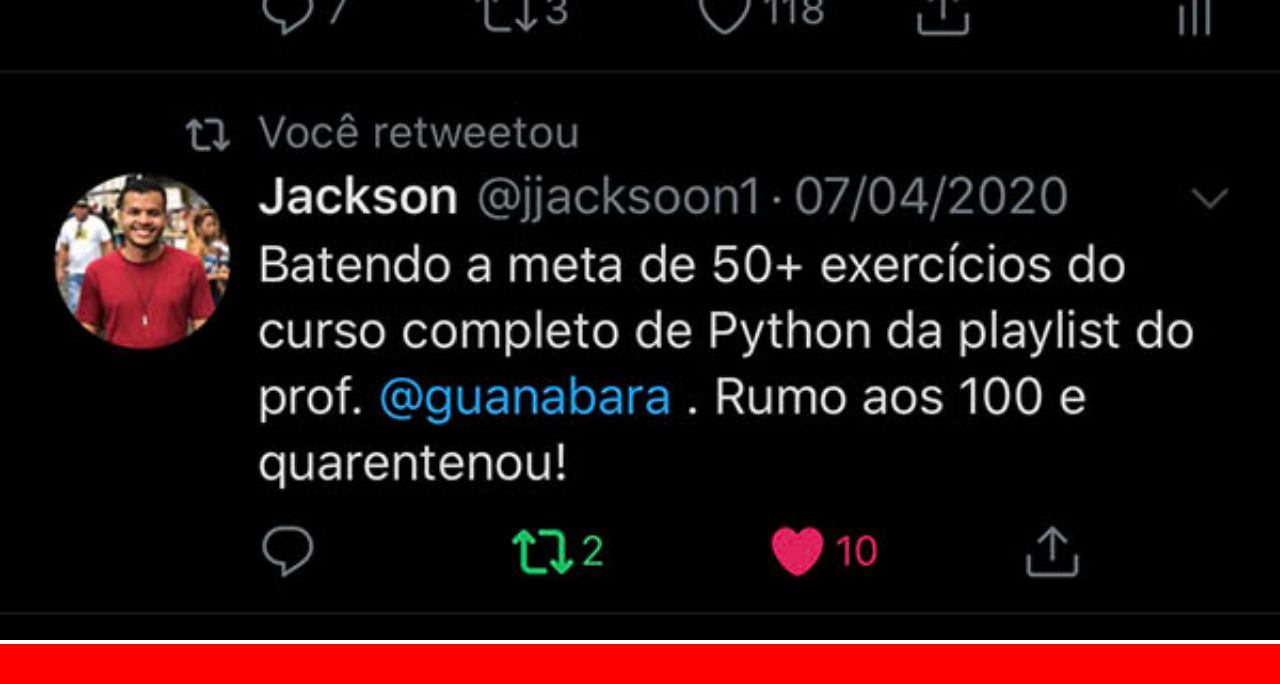
<file: twiter.html>
<!DOCTYPE html>
<html lang="pt-br">
<head>
    <meta charset="UTF-8">
    <meta name="viewport" content="width=device-width, initial-scale=1.0">
    <title>twiter</title>
    <link rel="stylesheet" href="estilos/social.css">
</head>
<body>
    <img src="imagens/tela-twitter.jpg" alt="twiter">
    <a href="https://twitter.com/" target="_blank"></a>
</body>
</html>
</file>
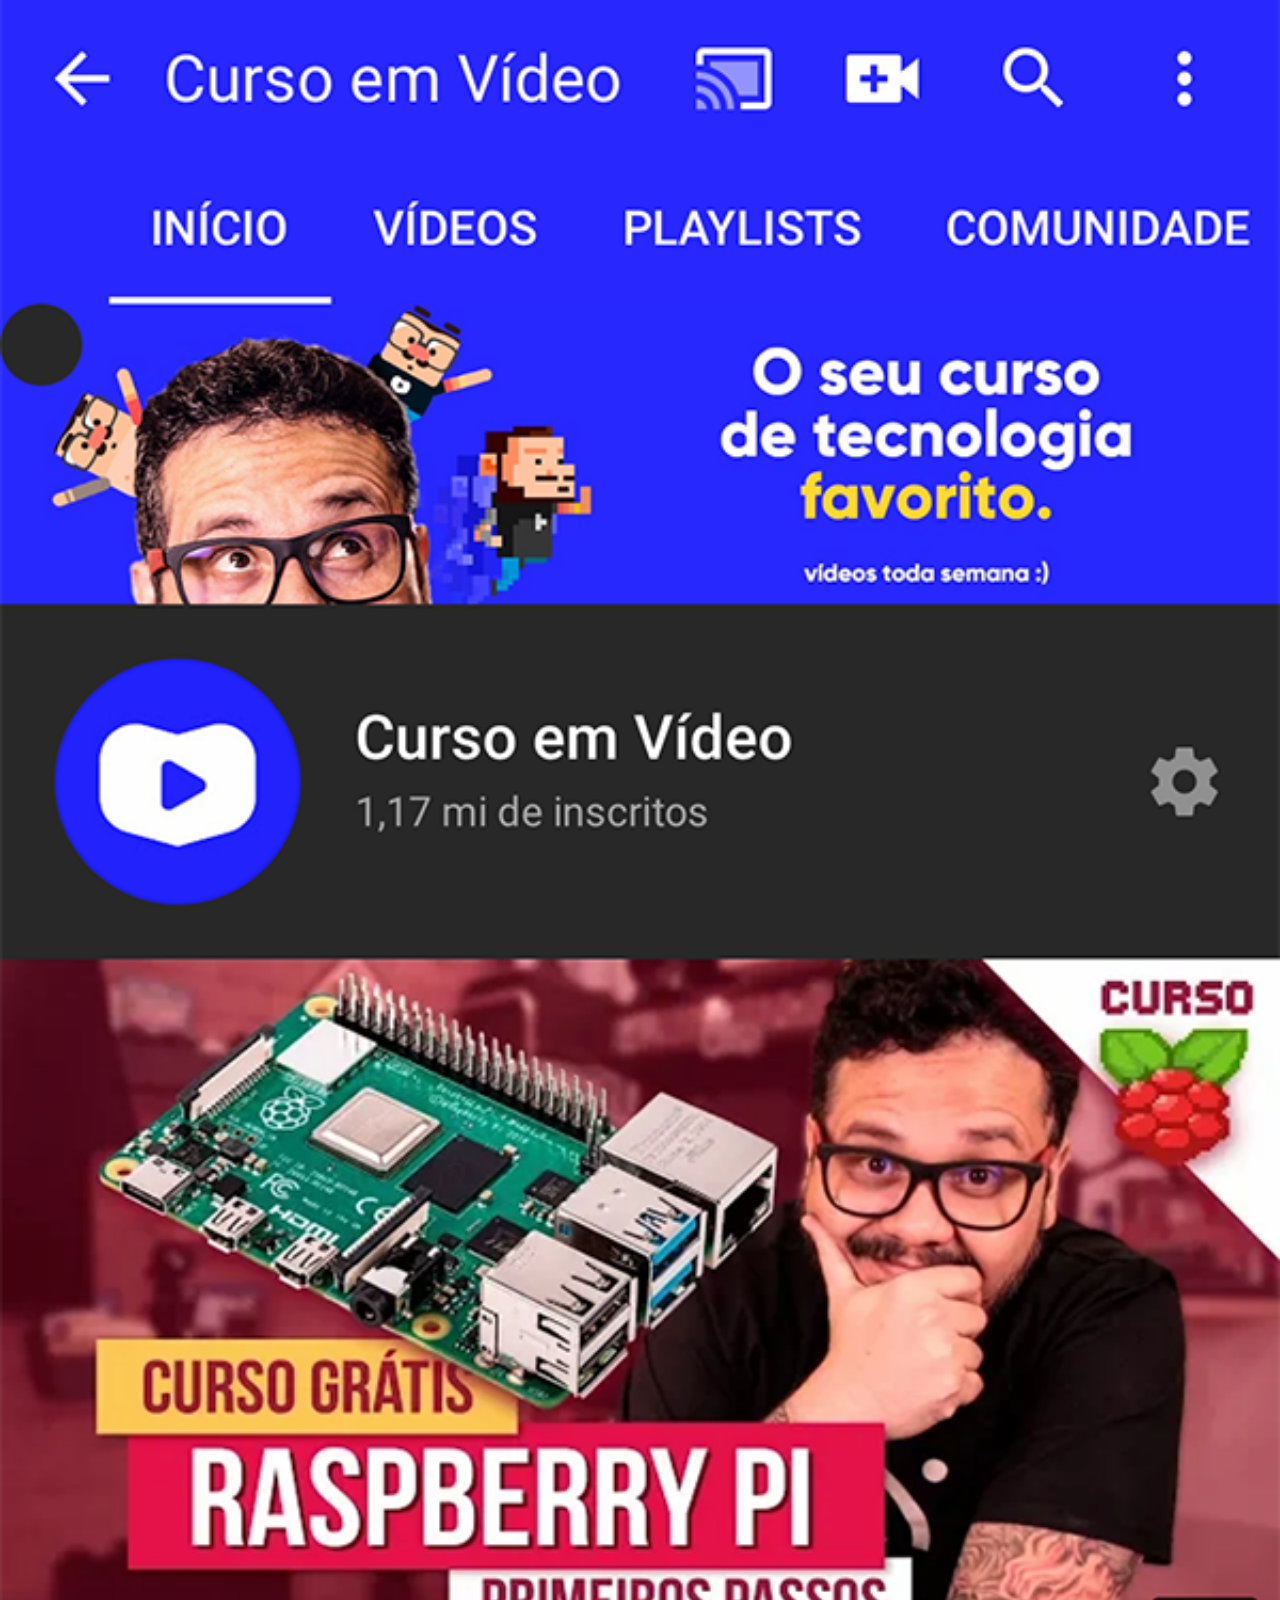
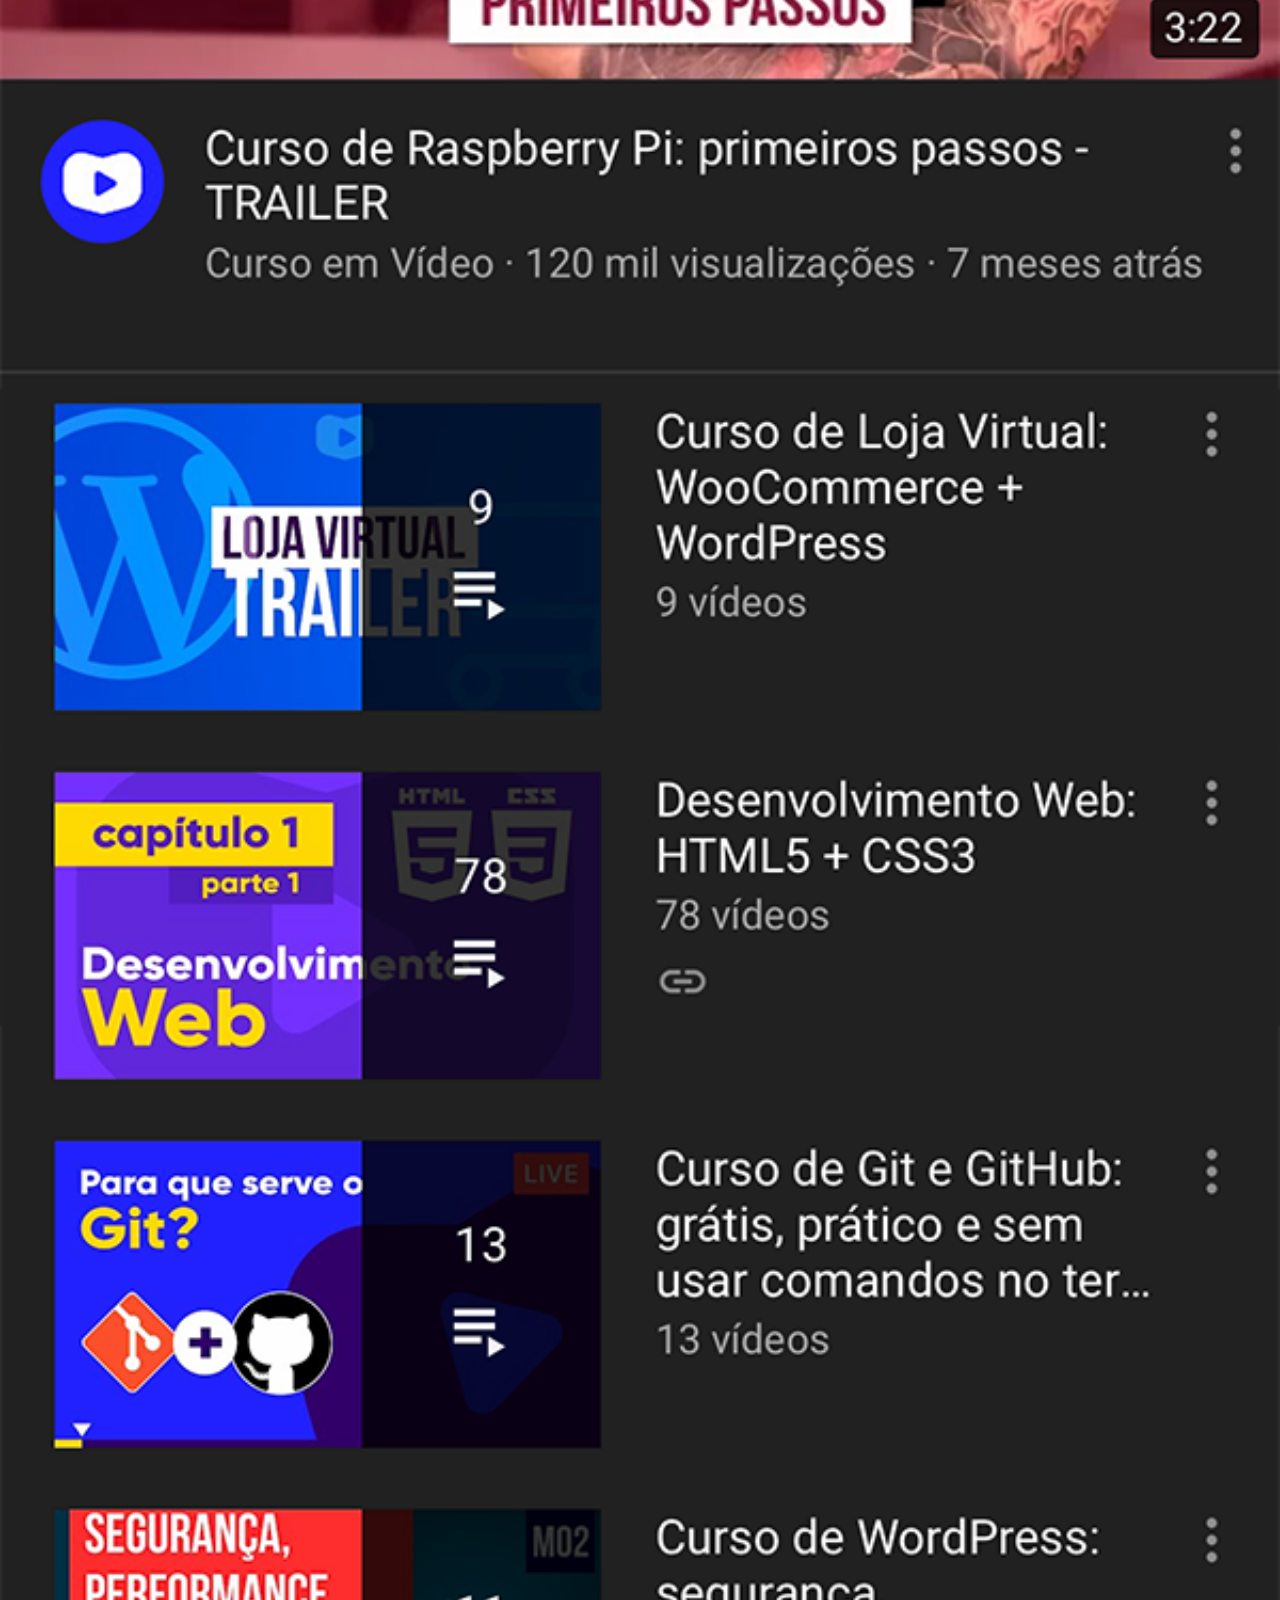
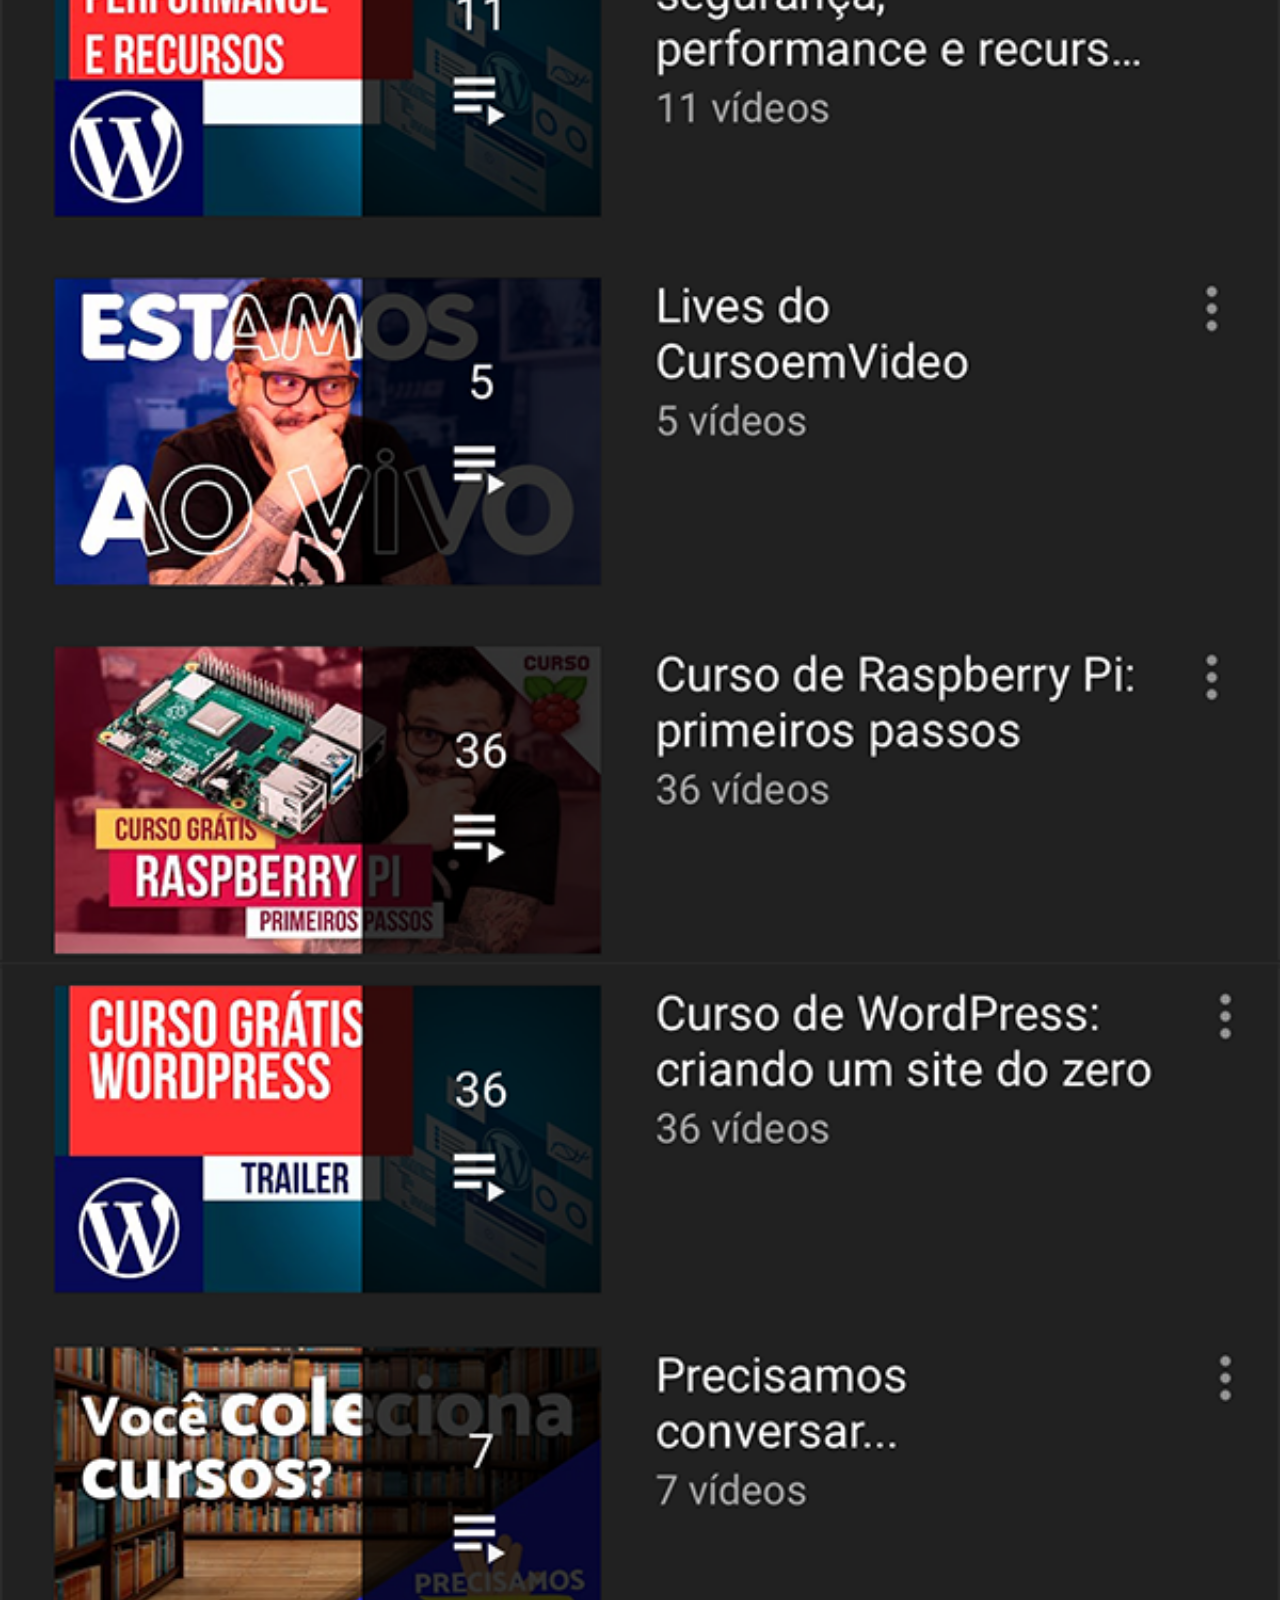
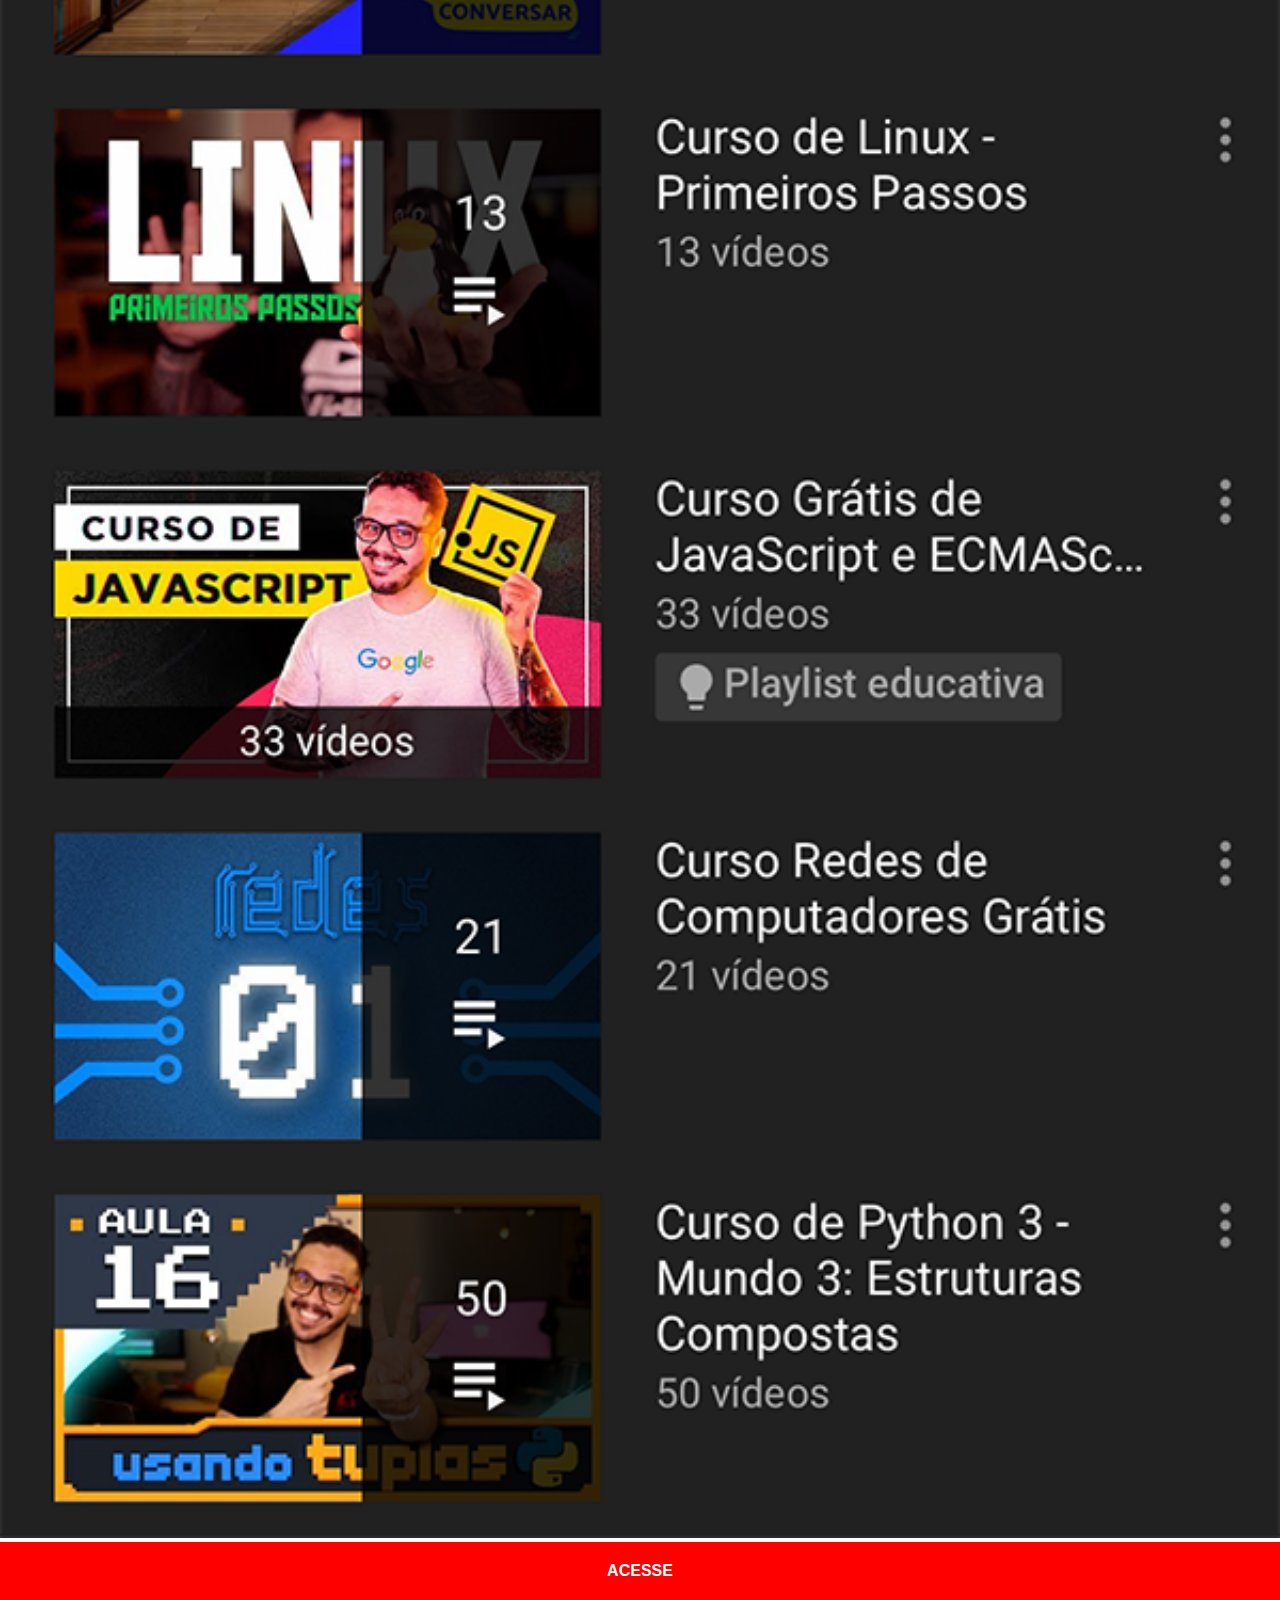
<file: youtube.html>
<!DOCTYPE html>
<html lang="pt-br">
<head>
    <meta charset="UTF-8">
    <meta name="viewport" content="width=device-width, initial-scale=1.0">
    <title>youtube</title>
    <link rel="stylesheet" href="estilos/social.css">
</head>
<body>
    <img src="imagens/tela-youtube.png" alt="youtube">
    <a href="https://www.youtube.com/@CursoemVideo" target="_blank">ACESSE</a>
</body>
</html>
</file>
<file: estilos/style.css>
@charset "UTF-8";

*{
    margin: 0px;
    padding: 0px;
    font-family: Arial, Helvetica, sans-serif;
}

html,body{
    height: 100vh;
    width: 100vw;
    background-color: black;
}

main{
    height: 100vh;
    position: relative;
}

body{
    background: url(../imagens/fundo-madeira.jpg) no-repeat top center;
    background-size: cover;
}

section#telefone{
    background: url(../imagens/frame-iphone.png) ;
    background-repeat: no-repeat;
    background-attachment: fixed;
    position: absolute;
    top: 50%;
    left: 50%;
    transform: translate(-50%,-50%);
    

    height: 627px;
    width: 311px;
}
iframe#tela{
    position: relative;
    top: 80px;
    left: 22px;
    width: 267px;
    height: 471px;
    
}
section#redes-sociais img:hover{
border: 2px solid rgba(255, 255, 255, 0.616);
transform: translate(-3px, -3px);
box-shadow: 5px 5px 10px black;
transition-duration:  0.7s;
}
section#redes-sociais{
    text-align: right;
}

section#redes-sociais img{
    width: 50px;
    margin: 10px;
    border-radius: 50%;
    box-shadow: 2px 2px rgba(0, 0, 0, 0.411);
    box-sizing: border-box;
}
</file>
<file: estilos/social.css>
@charset "UTF-8";

*{
    margin: 0px;
    padding: 0px;
    font-family: Arial, Helvetica, sans-serif;
}

::-webkit-scrollbar{
    height: 0px;
    width: 0px;
}
img{
    width: 100vw;
    background-size: cover;
}
a{
    text-align: center;
    color: white;
    background-color: red;
    display: block;
    padding: 20px;
    font-weight: bolder;
    text-decoration: none;
}

a:hover{
    background-color: red;
}
</file>
